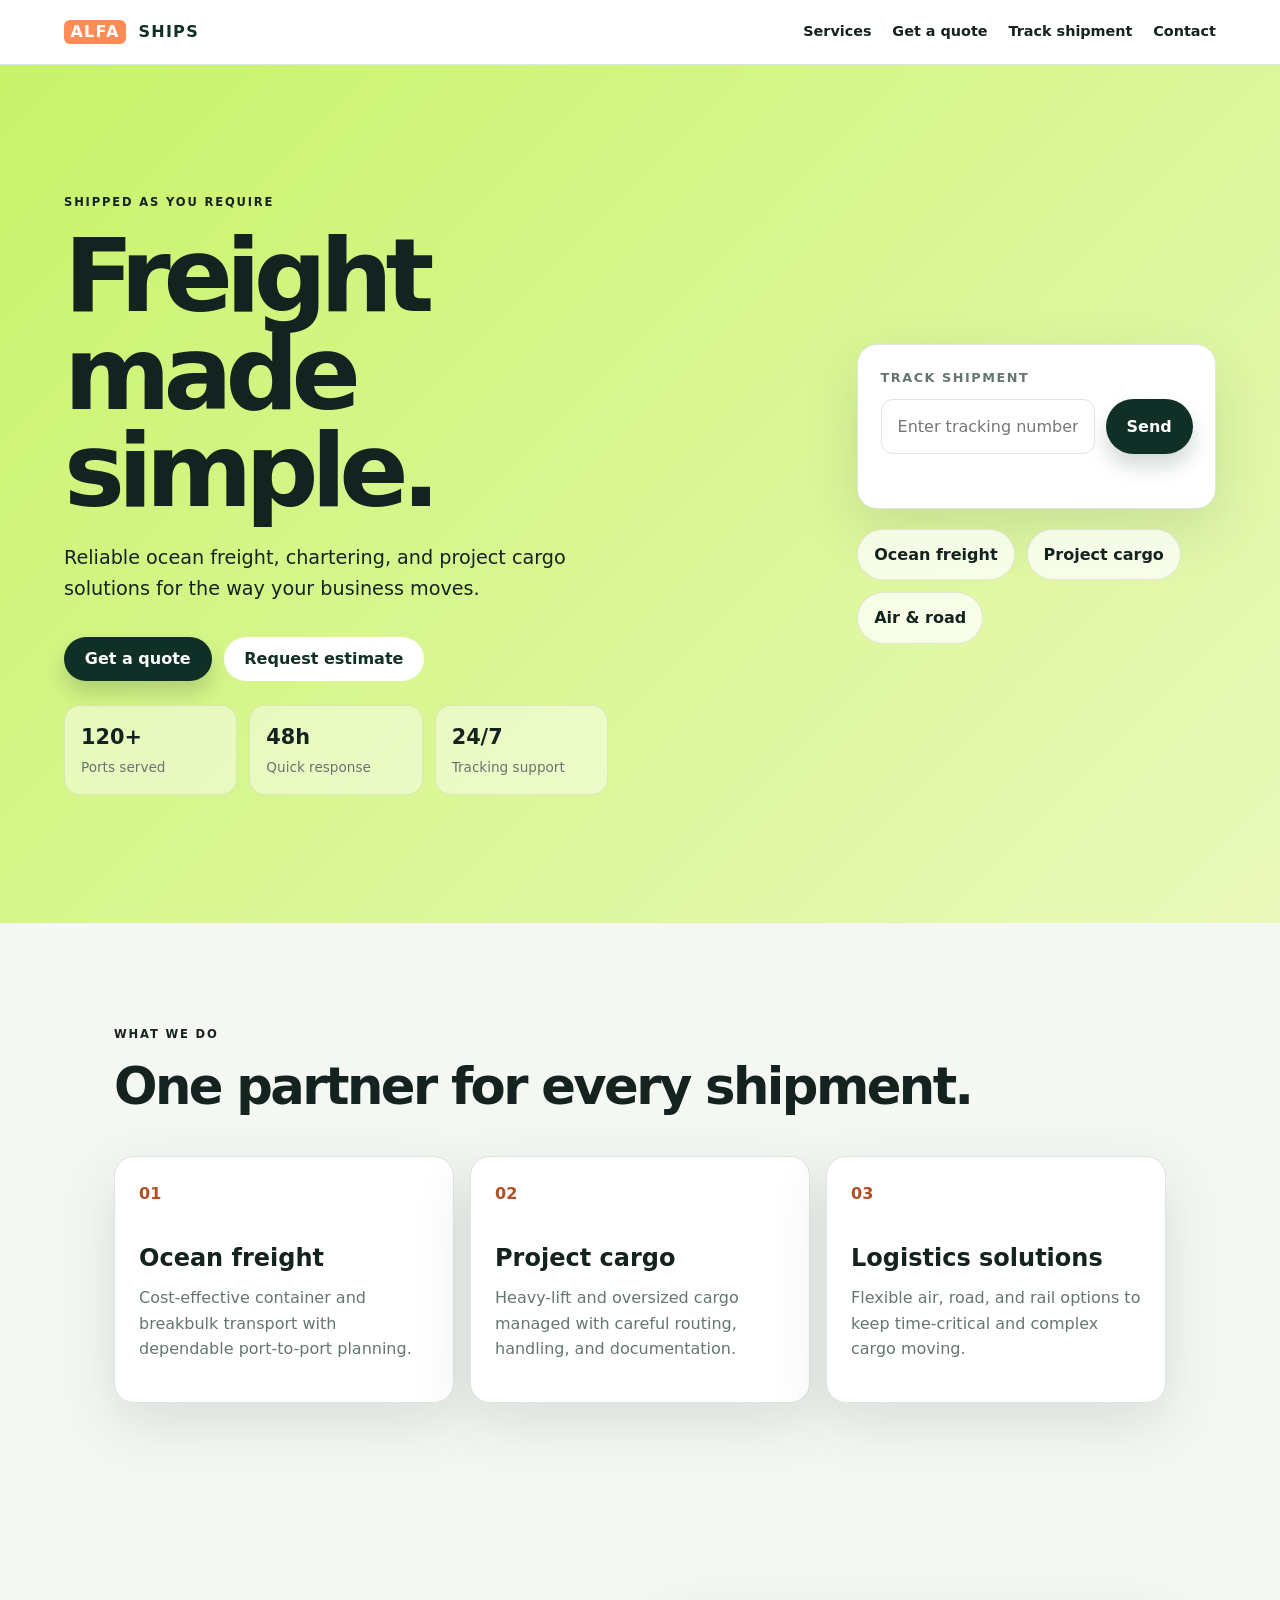
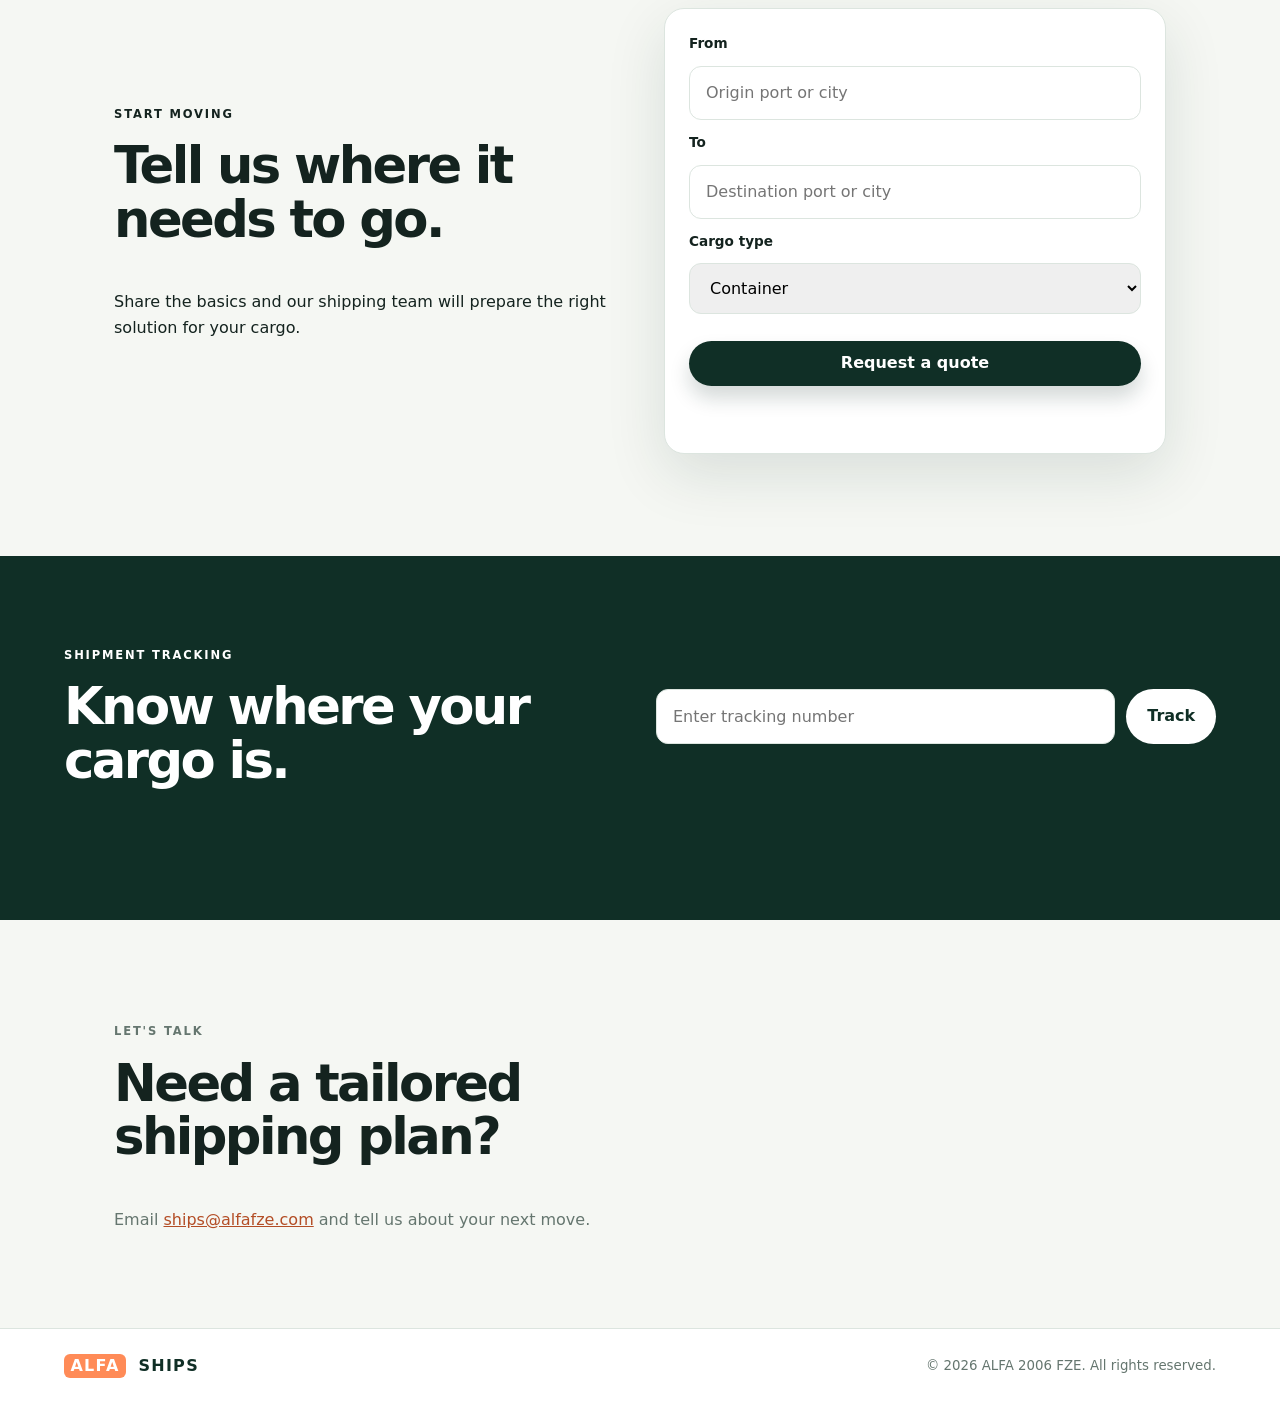
<file: index.html>
<!doctype html>
<html lang="en">
<head>
  <meta charset="UTF-8">
  <meta name="viewport" content="width=device-width, initial-scale=1">
  <meta name="description" content="ALFA Ships ocean freight, project cargo, and shipment tracking.">
  <title>ALFA Ships | Freight made simple</title>
  <link rel="stylesheet" href="style.css">
</head>
<body>
  <header class="site-header">
    <a class="brand" href="index.html" aria-label="ALFA Ships home"><span>ALFA</span> SHIPS</a>
    <nav aria-label="Primary navigation">
      <a href="#services">Services</a>
      <a href="#quote">Get a quote</a>
      <a href="#tracking">Track shipment</a>
      <a href="#contact">Contact</a>
    </nav>
  </header>

  <main>
    <section class="hero">
      <div class="hero-copy">
        <p class="eyebrow">SHIPPED AS YOU REQUIRE</p>
        <h1>Freight made simple.</h1>
        <p class="lede">Reliable ocean freight, chartering, and project cargo solutions for the way your business moves.</p>

        <div class="cta-row">
          <a class="button button-dark" href="#quote">Get a quote</a>
          <a class="button button-light" href="#tracking">Request estimate</a>
        </div>

        <div class="mini-stats" aria-label="Key shipping metrics">
          <div><strong>120+</strong><span>Ports served</span></div>
          <div><strong>48h</strong><span>Quick response</span></div>
          <div><strong>24/7</strong><span>Tracking support</span></div>
        </div>
      </div>

      <div class="hero-side">
        <div class="tracking-panel" aria-label="Track a shipment">
          <p class="panel-label">Track shipment</p>
          <form id="hero-track-form" class="tracking-form">
            <label class="sr-only" for="hero-track-number">Shipment tracking number</label>
            <input id="hero-track-number" name="trackingNumber" type="text" placeholder="Enter tracking number" required>
            <button type="submit" class="button button-dark">Send</button>
          </form>
          <p id="hero-track-result" class="form-result" aria-live="polite"></p>
        </div>

        <div class="info-cards">
          <button type="button" class="chip" data-value="Ocean freight">Ocean freight</button>
          <button type="button" class="chip" data-value="Project cargo">Project cargo</button>
          <button type="button" class="chip" data-value="Air & road">Air & road</button>
        </div>
      </div>
    </section>

    <section id="services" class="section">
      <p class="eyebrow">WHAT WE DO</p>
      <h2>One partner for every shipment.</h2>
      <div class="cards">
        <article class="card">
          <span class="card-number">01</span>
          <h3>Ocean freight</h3>
          <p>Cost-effective container and breakbulk transport with dependable port-to-port planning.</p>
        </article>
        <article class="card">
          <span class="card-number">02</span>
          <h3>Project cargo</h3>
          <p>Heavy-lift and oversized cargo managed with careful routing, handling, and documentation.</p>
        </article>
        <article class="card">
          <span class="card-number">03</span>
          <h3>Logistics solutions</h3>
          <p>Flexible air, road, and rail options to keep time-critical and complex cargo moving.</p>
        </article>
      </div>
    </section>

    <section id="quote" class="section split-section">
      <div>
        <p class="eyebrow">START MOVING</p>
        <h2>Tell us where it needs to go.</h2>
        <p>Share the basics and our shipping team will prepare the right solution for your cargo.</p>
      </div>

      <form class="panel" id="quote-form">
        <label for="from">From</label>
        <input id="from" name="from" required placeholder="Origin port or city">

        <label for="to">To</label>
        <input id="to" name="to" required placeholder="Destination port or city">

        <label for="cargo">Cargo type</label>
        <select id="cargo" name="cargo">
          <option>Container</option>
          <option>Project cargo</option>
          <option>Breakbulk</option>
          <option>Air freight</option>
        </select>

        <button class="button button-dark" type="submit">Request a quote</button>
        <p class="form-result" aria-live="polite"></p>
      </form>
    </section>

    <section id="tracking" class="tracking-section">
      <div>
        <p class="eyebrow">SHIPMENT TRACKING</p>
        <h2>Know where your cargo is.</h2>
      </div>

      <form id="tracking-form" class="tracking-form">
        <label class="sr-only" for="tracking-number">Tracking number</label>
        <input id="tracking-number" required placeholder="Enter tracking number">
        <button class="button button-light" type="submit">Track</button>
        <p id="tracking-result" class="form-result" aria-live="polite"></p>
      </form>
    </section>

    <section id="contact" class="contact section">
      <p class="eyebrow">LET'S TALK</p>
      <h2>Need a tailored shipping plan?</h2>
      <p>Email <a href="mailto:ships@alfafze.com">ships@alfafze.com</a> and tell us about your next move.</p>
    </section>
  </main>

  <footer>
    <span class="brand"><span>ALFA</span> SHIPS</span>
    <small>© 2026 ALFA 2006 FZE. All rights reserved.</small>
  </footer>

  <script src="script.js"></script>
</body>
</html>
</file>
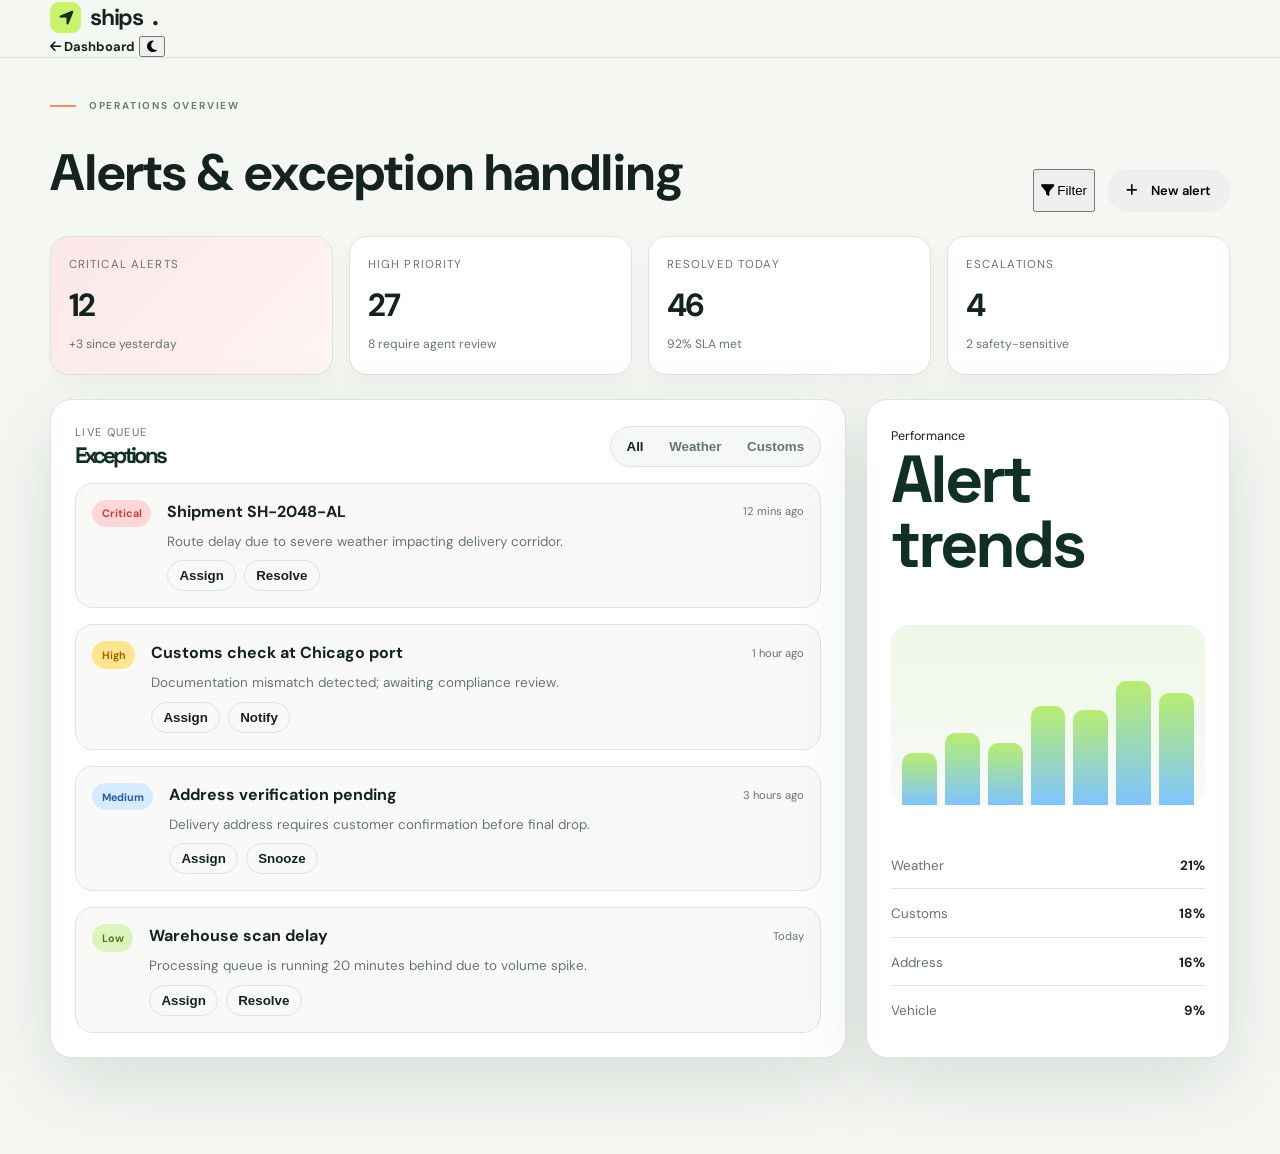
<file: alerts.html>
<!doctype html>
<html lang="en">
<head>
  <meta charset="UTF-8">
  <meta name="viewport" content="width=device-width, initial-scale=1">
  <meta name="description" content="Ships exceptions and alert monitoring dashboard for delayed, weather, and routing issues.">
  <title>Alerts & Exceptions — Ships</title>
  <link rel="preconnect" href="https://fonts.googleapis.com">
  <link rel="preconnect" href="https://fonts.gstatic.com" crossorigin>
  <link href="https://fonts.googleapis.com/css2?family=DM+Sans:wght@400;500;600;700&family=Space+Grotesk:wght@500;600;700&display=swap" rel="stylesheet">
  <link rel="stylesheet" href="https://cdnjs.cloudflare.com/ajax/libs/font-awesome/6.5.2/css/all.min.css">
  <link rel="stylesheet" href="styles.css">
  <link rel="stylesheet" href="alerts.css">
</head>
<body class="alerts-body">
  <header class="site-header shipment-header">
    <nav class="nav container" aria-label="Primary navigation">
      <a class="brand" href="index.html"><span class="brand-mark"><i class="fa-solid fa-location-arrow"></i></span>ships<span class="brand-dot">.</span></a>
      <div class="shipment-nav-actions">
        <a class="text-link" href="dashboard.html"><i class="fa-solid fa-arrow-left"></i> Dashboard</a>
        <button class="theme-toggle" type="button" aria-label="Switch theme"><i class="fa-solid fa-moon"></i></button>
      </div>
    </nav>
  </header>

  <main class="alerts-main">
    <div class="container alerts-shell">
      <section class="alerts-topbar">
        <div>
          <p class="eyebrow"><span></span> Operations overview</p>
          <h1>Alerts & exception handling</h1>
        </div>
        <div class="alerts-actions">
          <button class="ghost-button" type="button"><i class="fa-solid fa-filter"></i> Filter</button>
          <button class="button" type="button"><i class="fa-solid fa-plus"></i> New alert</button>
        </div>
      </section>

      <section class="alert-summary-grid">
        <div class="metric-card critical">
          <span class="metric-label">Critical alerts</span>
          <strong>12</strong>
          <small>+3 since yesterday</small>
        </div>
        <div class="metric-card">
          <span class="metric-label">High priority</span>
          <strong>27</strong>
          <small>8 require agent review</small>
        </div>
        <div class="metric-card">
          <span class="metric-label">Resolved today</span>
          <strong>46</strong>
          <small>92% SLA met</small>
        </div>
        <div class="metric-card">
          <span class="metric-label">Escalations</span>
          <strong>4</strong>
          <small>2 safety-sensitive</small>
        </div>
      </section>

      <section class="alerts-content-grid">
        <div class="alert-list-panel panel">
          <div class="panel-header alerts-header">
            <div>
              <small>Live queue</small>
              <h2>Exceptions</h2>
            </div>
            <div class="tab-group">
              <button class="tab active" type="button">All</button>
              <button class="tab" type="button">Weather</button>
              <button class="tab" type="button">Customs</button>
            </div>
          </div>

          <div class="alert-list">
            <article class="alert-item critical-item">
              <div class="alert-tag critical">Critical</div>
              <div class="alert-body">
                <div class="alert-topline"><strong>Shipment SH-2048-AL</strong><span>12 mins ago</span></div>
                <p>Route delay due to severe weather impacting delivery corridor.</p>
                <div class="alert-actions-mini"><button type="button">Assign</button><button type="button">Resolve</button></div>
              </div>
            </article>

            <article class="alert-item high-item">
              <div class="alert-tag high">High</div>
              <div class="alert-body">
                <div class="alert-topline"><strong>Customs check at Chicago port</strong><span>1 hour ago</span></div>
                <p>Documentation mismatch detected; awaiting compliance review.</p>
                <div class="alert-actions-mini"><button type="button">Assign</button><button type="button">Notify</button></div>
              </div>
            </article>

            <article class="alert-item medium-item">
              <div class="alert-tag medium">Medium</div>
              <div class="alert-body">
                <div class="alert-topline"><strong>Address verification pending</strong><span>3 hours ago</span></div>
                <p>Delivery address requires customer confirmation before final drop.</p>
                <div class="alert-actions-mini"><button type="button">Assign</button><button type="button">Snooze</button></div>
              </div>
            </article>

            <article class="alert-item low-item">
              <div class="alert-tag low">Low</div>
              <div class="alert-body">
                <div class="alert-topline"><strong>Warehouse scan delay</strong><span>Today</span></div>
                <p>Processing queue is running 20 minutes behind due to volume spike.</p>
                <div class="alert-actions-mini"><button type="button">Assign</button><button type="button">Resolve</button></div>
              </div>
            </article>
          </div>
        </div>

        <aside class="insight-panel panel">
          <div class="panel-header">
            <div>
              <small>Performance</small>
              <h2>Alert trends</h2>
            </div>
          </div>

          <div class="trend-chart" aria-label="Alert trend chart">
            <span style="height:32%"></span>
            <span style="height:44%"></span>
            <span style="height:38%"></span>
            <span style="height:61%"></span>
            <span style="height:58%"></span>
            <span style="height:76%"></span>
            <span style="height:69%"></span>
          </div>

          <div class="insight-list">
            <div><span>Weather</span><strong>21%</strong></div>
            <div><span>Customs</span><strong>18%</strong></div>
            <div><span>Address</span><strong>16%</strong></div>
            <div><span>Vehicle</span><strong>9%</strong></div>
          </div>
        </aside>
      </section>
    </div>
  </main>

  <script src="script.js"></script>
  <script src="alerts.js"></script>
</body>
</html>
</file>
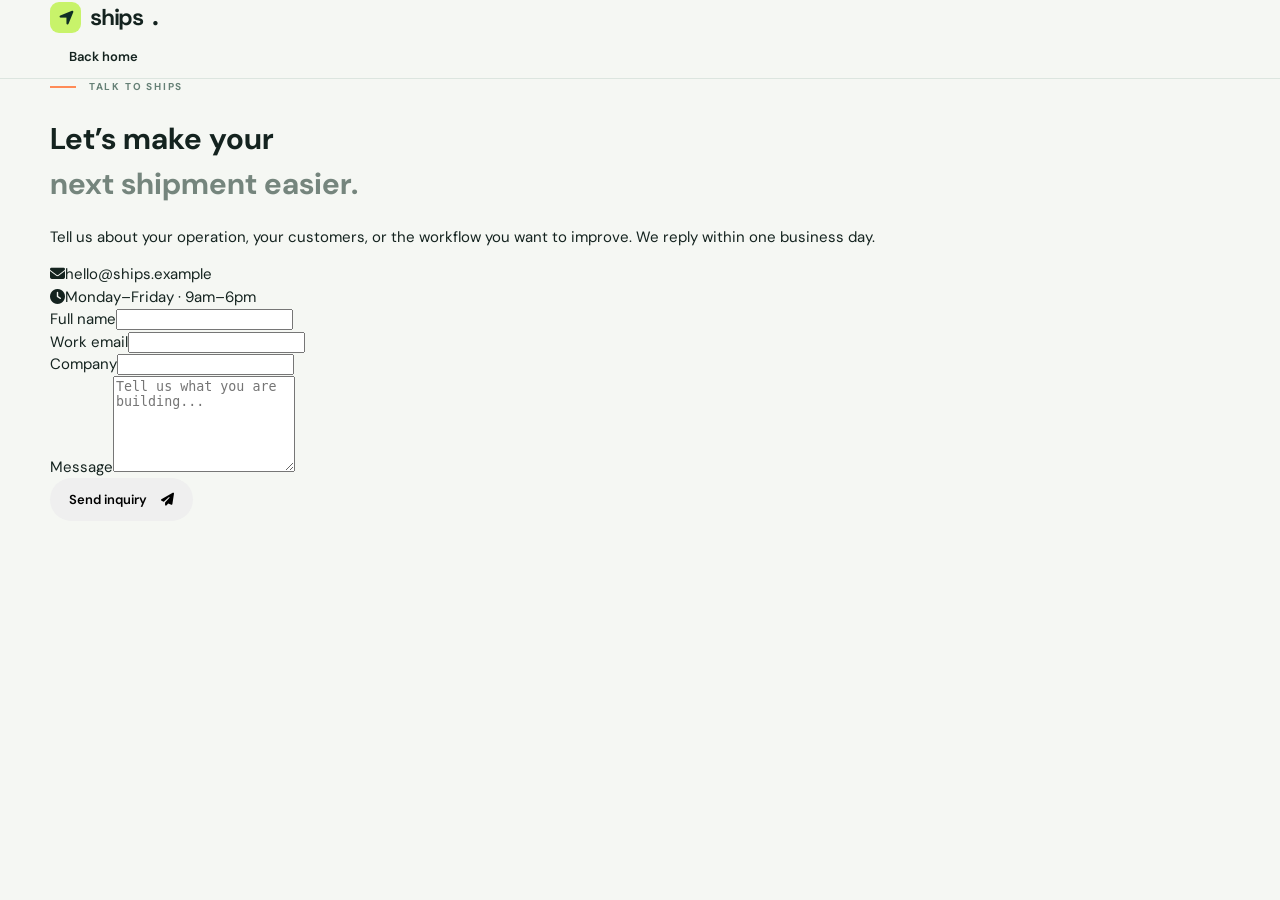
<file: contact.html>
<!doctype html><html lang="en"><head><meta charset="UTF-8"><meta name="viewport" content="width=device-width,initial-scale=1"><meta name="description" content="Contact the Ships team."><title>Contact Ships</title><link rel="preconnect" href="https://fonts.googleapis.com"><link rel="preconnect" href="https://fonts.gstatic.com" crossorigin><link href="https://fonts.googleapis.com/css2?family=DM+Sans:wght@400;500;600;700&family=Space+Grotesk:wght@500;600;700&display=swap" rel="stylesheet"><link rel="stylesheet" href="https://cdnjs.cloudflare.com/ajax/libs/font-awesome/6.5.2/css/all.min.css"><link rel="stylesheet" href="styles.css"></head><body><header class="site-header"><nav class="nav container"><a class="brand" href="index.html"><span class="brand-mark"><i class="fa-solid fa-location-arrow"></i></span>ships<span class="brand-dot">.</span></a><a class="button button-small" href="index.html">Back home</a></nav></header><main class="contact-page"><div class="container contact-layout"><div class="section-heading reveal is-visible"><p class="eyebrow"><span></span> Talk to Ships</p><h1>Let’s make your<br><em>next shipment easier.</em></h1><p>Tell us about your operation, your customers, or the workflow you want to improve. We reply within one business day.</p><div class="contact-detail"><i class="fa-solid fa-envelope"></i><span>hello@ships.example</span></div><div class="contact-detail"><i class="fa-solid fa-clock"></i><span>Monday–Friday · 9am–6pm</span></div></div><form class="contact-form reveal is-visible" id="standalone-contact" novalidate><div class="field"><label for="full-name">Full name</label><input id="full-name" required minlength="2"><small class="error" data-error-for="full-name"></small></div><div class="field"><label for="work-email">Work email</label><input id="work-email" type="email" required><small class="error" data-error-for="work-email"></small></div><div class="field full"><label for="company">Company</label><input id="company" required><small class="error" data-error-for="company"></small></div><div class="field full"><label for="message">Message</label><textarea id="message" rows="6" required minlength="20" placeholder="Tell us what you are building..."></textarea><small class="error" data-error-for="message"></small></div><button class="button" type="submit">Send inquiry <i class="fa-solid fa-paper-plane"></i></button><p class="form-message" id="standalone-result" role="status" aria-live="polite"></p></form></div></main><script src="script.js"></script><script>document.querySelector('#standalone-contact').addEventListener('submit',e=>{e.preventDefault();const f=e.currentTarget,o=document.querySelector('#standalone-result');if(!validate(f)){o.textContent='Please review the highlighted fields.';return}o.textContent='Thanks — your inquiry is ready to be sent.';f.reset()})</script></body></html>
</file>
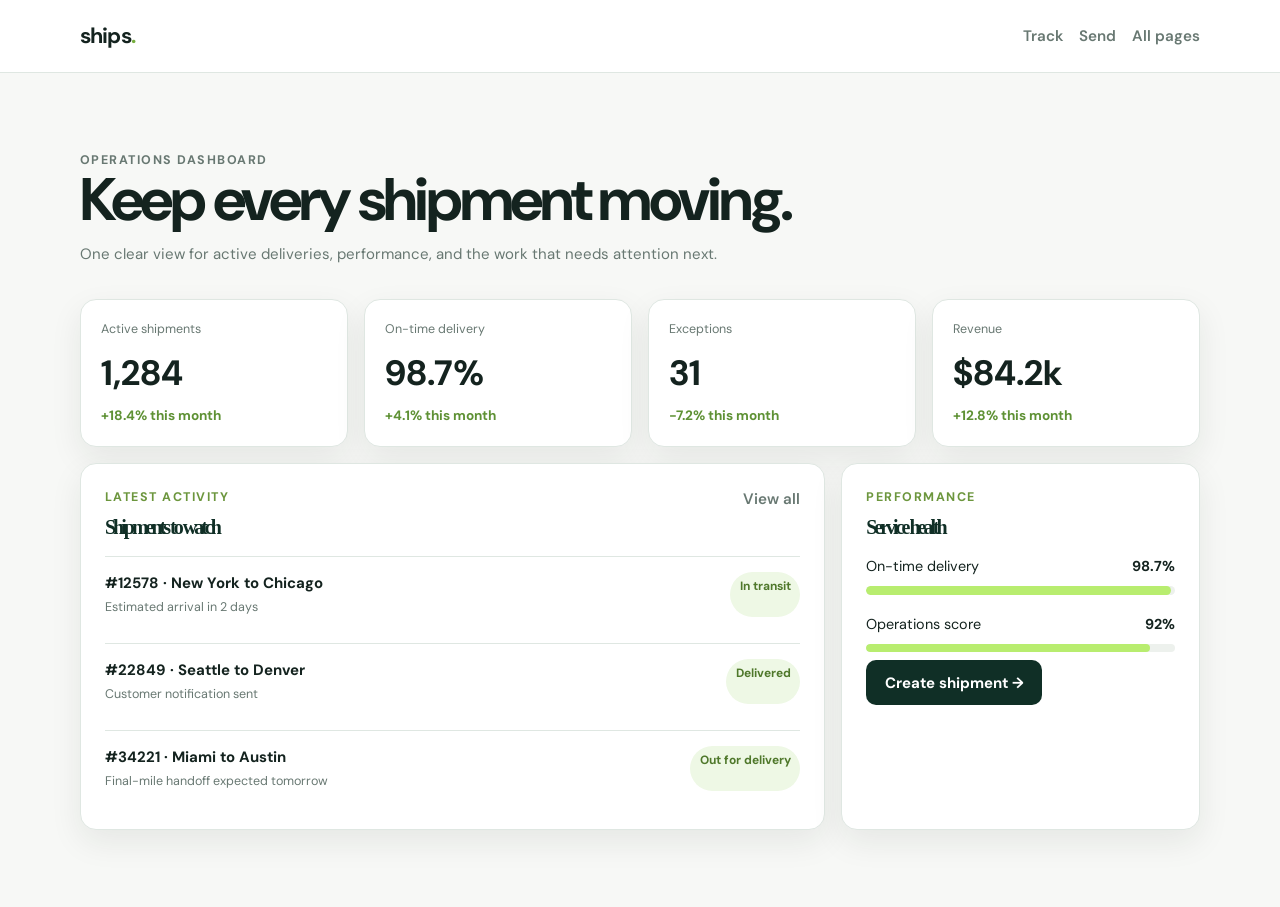
<file: dashboard.html>
<!doctype html>
<html lang="en">
<head>
  <meta charset="UTF-8"><meta name="viewport" content="width=device-width, initial-scale=1">
  <meta name="description" content="Standard alfaships operations dashboard."><title>Dashboard — alfaships</title>
  <link rel="preconnect" href="https://fonts.googleapis.com"><link rel="preconnect" href="https://fonts.gstatic.com" crossorigin>
  <link href="https://fonts.googleapis.com/css2?family=DM+Sans:wght@400;500;600;700&display=swap" rel="stylesheet">
  <link rel="stylesheet" href="styles.css"><link rel="stylesheet" href="standard.css"><link rel="stylesheet" href="forms.css"><link rel="stylesheet" href="mobile.css">
</head>
<body class="standard-page"><header class="standard-header"><div class="standard-header__inner"><a class="standard-brand" href="index.html">ships<span>.</span></a><nav class="standard-header__nav" aria-label="Application navigation"><a class="standard-header__link" href="track.html">Track</a><a class="standard-header__link" href="send.html">Send</a><a class="standard-header__link" href="pages.html">All pages</a></nav></div></header>
<main class="standard-main"><section class="standard-hero"><p class="standard-kicker">Operations dashboard</p><h1>Keep every shipment moving.</h1><p>One clear view for active deliveries, performance, and the work that needs attention next.</p></section>
<section class="dashboard-summary" aria-label="Shipment summary"><article class="dashboard-stat standard-card"><small>Active shipments</small><strong>1,284</strong><span>+18.4% this month</span></article><article class="dashboard-stat standard-card"><small>On-time delivery</small><strong>98.7%</strong><span>+4.1% this month</span></article><article class="dashboard-stat standard-card"><small>Exceptions</small><strong>31</strong><span>−7.2% this month</span></article><article class="dashboard-stat standard-card"><small>Revenue</small><strong>$84.2k</strong><span>+12.8% this month</span></article></section>
<section class="dashboard-grid"><article class="dashboard-panel standard-card"><div class="dashboard-panel__header"><div><p class="standard-kicker">Latest activity</p><h2>Shipments to watch</h2></div><a class="standard-header__link" href="track.html">View all</a></div><ul class="dashboard-list"><li><div><strong>#12578 · New York to Chicago</strong><small>Estimated arrival in 2 days</small></div><span class="status-pill">In transit</span></li><li><div><strong>#22849 · Seattle to Denver</strong><small>Customer notification sent</small></div><span class="status-pill">Delivered</span></li><li><div><strong>#34221 · Miami to Austin</strong><small>Final-mile handoff expected tomorrow</small></div><span class="status-pill">Out for delivery</span></li></ul></article><aside class="dashboard-panel standard-card"><div class="dashboard-panel__header"><div><p class="standard-kicker">Performance</p><h2>Service health</h2></div></div><div class="progress-row"><div class="progress-row__meta"><span>On-time delivery</span><strong>98.7%</strong></div><div class="progress-track"><span style="width:98.7%"></span></div></div><div class="progress-row"><div class="progress-row__meta"><span>Operations score</span><strong>92%</strong></div><div class="progress-track"><span style="width:92%"></span></div></div><a class="form-button" href="send.html">Create shipment →</a></aside></section></main><script src="app.js"></script></body></html>
</file>
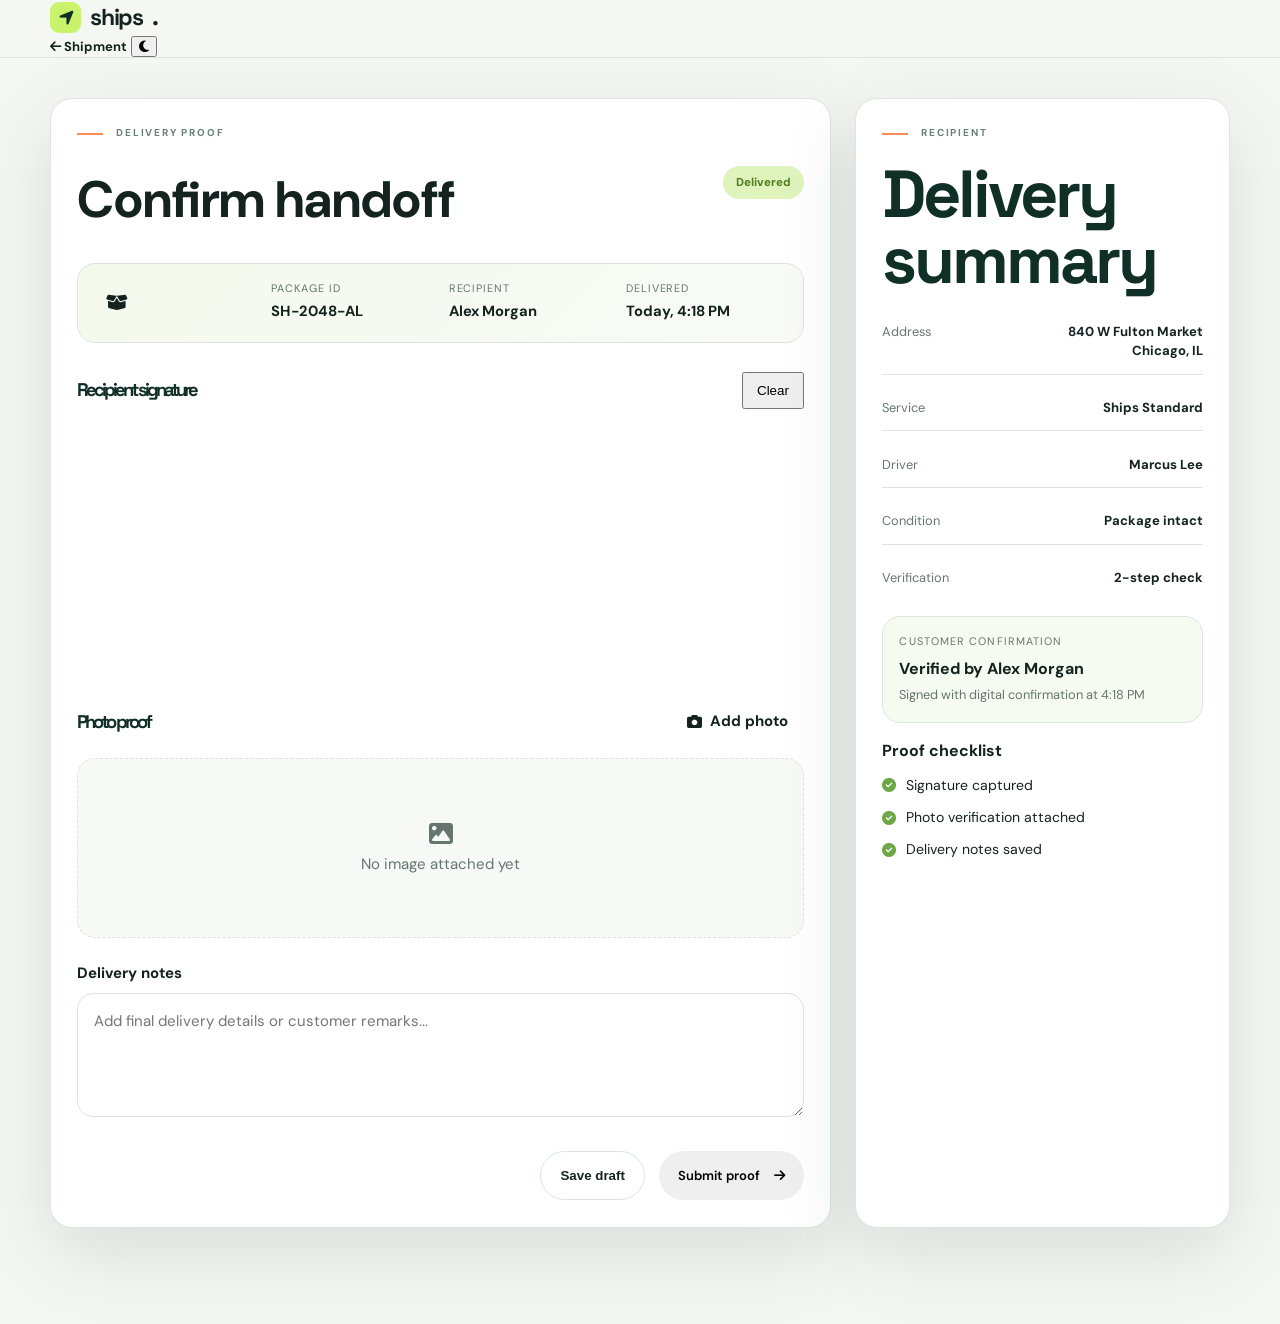
<file: delivery-proof.html>
<!doctype html>
<html lang="en">
<head>
  <meta charset="UTF-8">
  <meta name="viewport" content="width=device-width, initial-scale=1">
  <meta name="description" content="Delivery proof and signature capture for package handoff in Ships.">
  <title>Delivery Proof — Ships</title>
  <link rel="preconnect" href="https://fonts.googleapis.com">
  <link rel="preconnect" href="https://fonts.gstatic.com" crossorigin>
  <link href="https://fonts.googleapis.com/css2?family=DM+Sans:wght@400;500;600;700&family=Space+Grotesk:wght@500;600;700&display=swap" rel="stylesheet">
  <link rel="stylesheet" href="https://cdnjs.cloudflare.com/ajax/libs/font-awesome/6.5.2/css/all.min.css">
  <link rel="stylesheet" href="styles.css">
  <link rel="stylesheet" href="delivery-proof.css">
</head>
<body class="proof-body">
  <header class="site-header shipment-header">
    <nav class="nav container" aria-label="Primary navigation">
      <a class="brand" href="index.html"><span class="brand-mark"><i class="fa-solid fa-location-arrow"></i></span>ships<span class="brand-dot">.</span></a>
      <div class="shipment-nav-actions">
        <a class="text-link" href="shipment.html"><i class="fa-solid fa-arrow-left"></i> Shipment</a>
        <button class="theme-toggle" type="button" aria-label="Switch theme"><i class="fa-solid fa-moon"></i></button>
      </div>
    </nav>
  </header>

  <main class="proof-main">
    <div class="container proof-layout">
      <section class="proof-panel capture-panel">
        <div class="panel-header proof-header">
          <div>
            <p class="eyebrow"><span></span> Delivery proof</p>
            <h1>Confirm handoff</h1>
          </div>
          <span class="status-pill success">Delivered</span>
        </div>

        <div class="delivery-summary">
          <div class="delivery-badge"><i class="fa-solid fa-box-open"></i></div>
          <div>
            <small>Package ID</small>
            <strong>SH-2048-AL</strong>
          </div>
          <div>
            <small>Recipient</small>
            <strong>Alex Morgan</strong>
          </div>
          <div>
            <small>Delivered</small>
            <strong>Today, 4:18 PM</strong>
          </div>
        </div>

        <div class="signature-surface-wrap">
          <div class="signature-header">
            <h2>Recipient signature</h2>
            <button class="ghost-button small" id="clear-signature" type="button">Clear</button>
          </div>
          <canvas id="signature-canvas" width="720" height="260" aria-label="Recipient signature capture area"></canvas>
        </div>

        <div class="photo-upload">
          <div class="photo-title-row">
            <h2>Photo proof</h2>
            <label class="upload-button" for="photo-upload-input"><i class="fa-solid fa-camera"></i> Add photo</label>
            <input id="photo-upload-input" type="file" accept="image/*" hidden>
          </div>
          <div class="photo-preview" id="photo-preview">
            <div class="photo-placeholder">
              <i class="fa-solid fa-image"></i>
              <span>No image attached yet</span>
            </div>
          </div>
        </div>

        <div class="notes-box">
          <label for="delivery-notes">Delivery notes</label>
          <textarea id="delivery-notes" rows="4" placeholder="Add final delivery details or customer remarks..."></textarea>
        </div>

        <div class="proof-actions">
          <button class="button-outline" type="button">Save draft</button>
          <button class="button" id="submit-proof" type="button">Submit proof <i class="fa-solid fa-arrow-right"></i></button>
        </div>
      </section>

      <aside class="proof-panel side-panel">
        <div class="panel-header side-header">
          <div>
            <p class="eyebrow"><span></span> Recipient</p>
            <h2>Delivery summary</h2>
          </div>
        </div>

        <dl class="summary-list">
          <div><dt>Address</dt><dd>840 W Fulton Market<br>Chicago, IL</dd></div>
          <div><dt>Service</dt><dd>Ships Standard</dd></div>
          <div><dt>Driver</dt><dd>Marcus Lee</dd></div>
          <div><dt>Condition</dt><dd>Package intact</dd></div>
          <div><dt>Verification</dt><dd>2-step check</dd></div>
        </dl>

        <div class="meta-card">
          <small>Customer confirmation</small>
          <strong>Verified by Alex Morgan</strong>
          <span>Signed with digital confirmation at 4:18 PM</span>
        </div>

        <div class="proof-tips">
          <h3>Proof checklist</h3>
          <ul>
            <li><i class="fa-solid fa-circle-check"></i> Signature captured</li>
            <li><i class="fa-solid fa-circle-check"></i> Photo verification attached</li>
            <li><i class="fa-solid fa-circle-check"></i> Delivery notes saved</li>
          </ul>
        </div>
      </aside>
    </div>
  </main>

  <script src="script.js"></script>
  <script src="delivery-proof.js"></script>
</body>
</html>
</file>
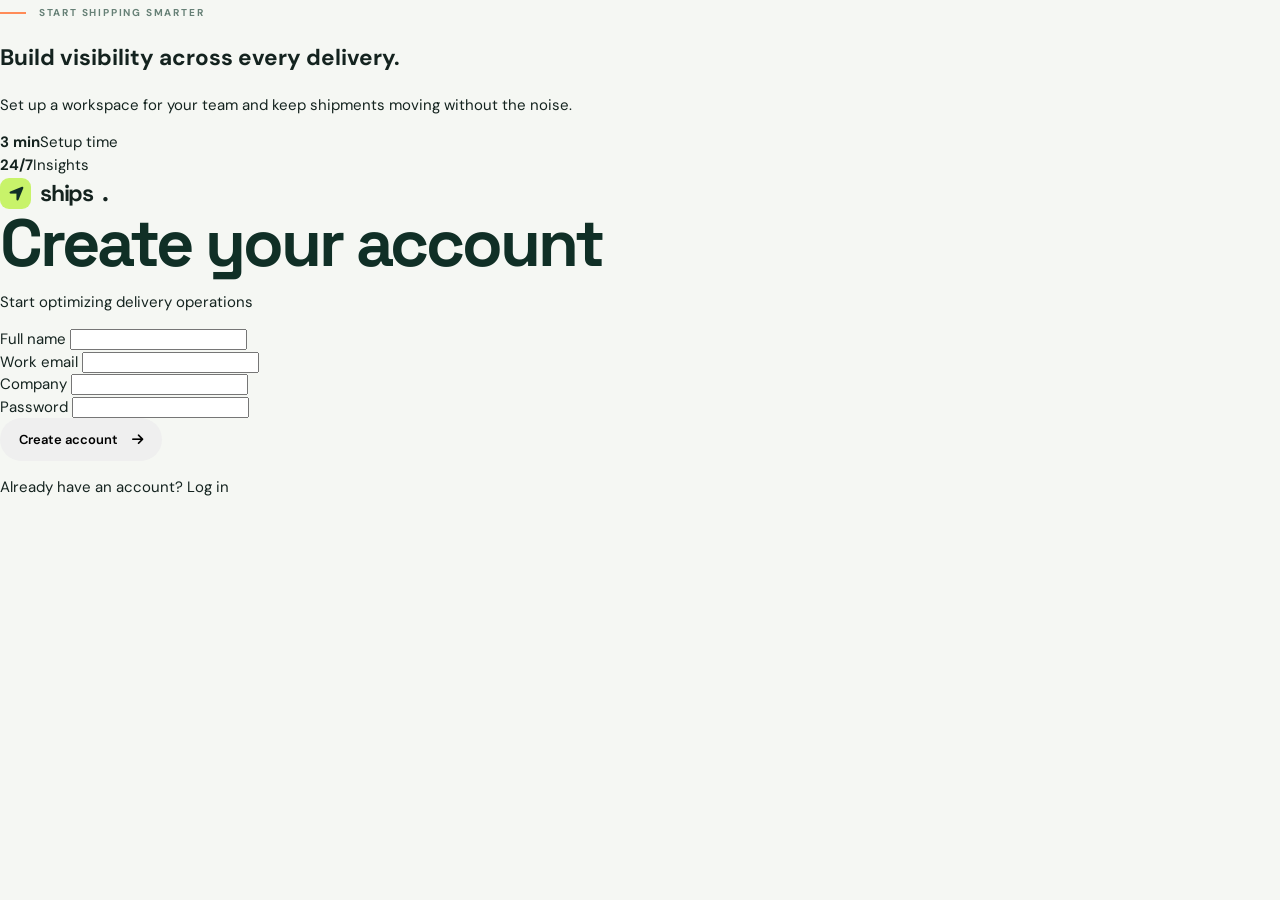
<file: login.html>
<!doctype html>
<html lang="en">
<head>
  <meta charset="UTF-8">
  <meta name="viewport" content="width=device-width, initial-scale=1">
  <meta name="description" content="Create a Ships account for shipment management and tracking.">
  <title>Create account — Ships</title>
  <link rel="preconnect" href="https://fonts.googleapis.com">
  <link rel="preconnect" href="https://fonts.gstatic.com" crossorigin>
  <link href="https://fonts.googleapis.com/css2?family=DM+Sans:wght@400;500;600;700&family=Space+Grotesk:wght@500;600;700&display=swap" rel="stylesheet">
  <link rel="stylesheet" href="https://cdnjs.cloudflare.com/ajax/libs/font-awesome/6.5.2/css/all.min.css">
  <link rel="stylesheet" href="styles.css">
</head>
<body class="auth-body">
  <div class="auth-shell">
    <aside class="auth-visual">
      <div class="auth-panel">
        <span class="eyebrow"><span></span> Start shipping smarter</span>
        <h1>Build visibility across every delivery.</h1>
        <p>Set up a workspace for your team and keep shipments moving without the noise.</p>
        <div class="mini-metrics">
          <div><strong>3 min</strong><span>Setup time</span></div>
          <div><strong>24/7</strong><span>Insights</span></div>
        </div>
      </div>
    </aside>

    <main class="auth-form-wrap">
      <a class="brand" href="index.html"><span class="brand-mark"><i class="fa-solid fa-location-arrow"></i></span>ships<span class="brand-dot">.</span></a>

      <div class="auth-card">
        <div class="auth-header">
          <h2>Create your account</h2>
          <p>Start optimizing delivery operations</p>
        </div>

        <form id="signup-form" novalidate>
          <div class="field">
            <label for="signup-name">Full name</label>
            <input id="signup-name" required minlength="2" autocomplete="name">
            <small class="error" data-error-for="signup-name"></small>
          </div>

          <div class="field">
            <label for="signup-email">Work email</label>
            <input id="signup-email" type="email" required autocomplete="email">
            <small class="error" data-error-for="signup-email"></small>
          </div>

          <div class="field">
            <label for="signup-company">Company</label>
            <input id="signup-company" required>
            <small class="error" data-error-for="signup-company"></small>
          </div>

          <div class="field">
            <label for="signup-password">Password</label>
            <input id="signup-password" type="password" required minlength="8" autocomplete="new-password">
            <small class="error" data-error-for="signup-password"></small>
          </div>

          <button class="button full" type="submit">Create account <i class="fa-solid fa-arrow-right"></i></button>
          <p class="form-message" id="signup-result" role="status" aria-live="polite"></p>
        </form>

        <p class="switch-copy">Already have an account? <a href="login.html">Log in</a></p>
      </div>
    </main>
  </div>

  <script src="script.js"></script>
  <script>
    document.getElementById('signup-form').addEventListener('submit', function (event) {
      event.preventDefault();
      const form = event.currentTarget;
      const result = document.getElementById('signup-result');
      if (!validateForm(form)) {
        result.textContent = 'Please fix the highlighted fields.';
        return;
      }
      result.textContent = 'Account created successfully. Redirecting to dashboard...';
      setTimeout(() => { window.location.href = 'dashboard.html'; }, 900);
    });
  </script>
</body>
</html>
</file>
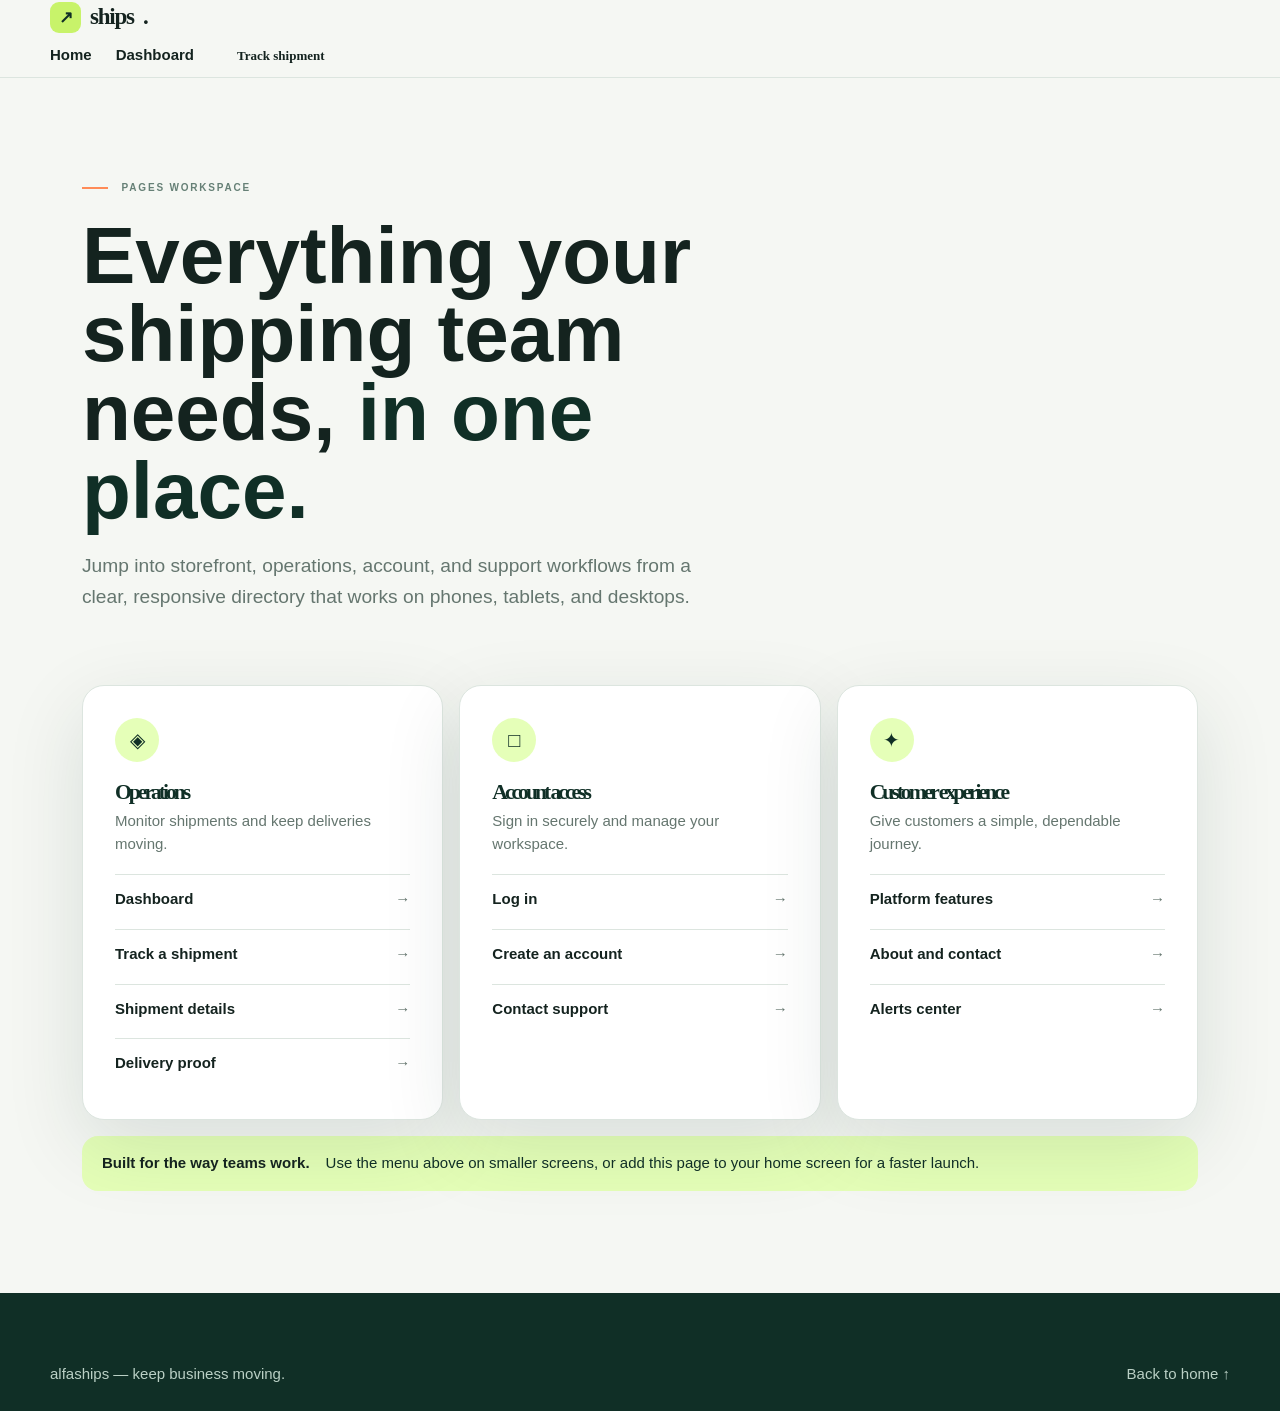
<file: pages.html>
<!doctype html>
<html lang="en">
<head>
  <meta charset="UTF-8">
  <meta name="viewport" content="width=device-width, initial-scale=1">
  <meta name="description" content="The alfaships Pages workspace — a mobile-friendly directory for every shipping workflow.">
  <title>Pages — alfaships</title>
  <link rel="stylesheet" href="styles.css">
  <link rel="stylesheet" href="mobile.css">
</head>
<body class="pages-body">
  <a class="skip-link" href="#main-content">Skip to content</a>
  <header class="site-header">
    <nav class="nav container" aria-label="Primary navigation">
      <a class="brand" href="index.html" aria-label="alfaships home"><span class="brand-mark">↗</span>ships<span class="brand-dot">.</span></a>
      <div class="pages-nav"><a href="index.html">Home</a><a href="dashboard.html">Dashboard</a><a class="button" href="track.html">Track shipment</a></div>
    </nav>
  </header>
  <main id="main-content" class="pages-main container">
    <section class="pages-hero">
      <p class="eyebrow"><span></span> Pages workspace</p>
      <h1>Everything your shipping team needs, <em>in one place.</em></h1>
      <p class="lead">Jump into storefront, operations, account, and support workflows from a clear, responsive directory that works on phones, tablets, and desktops.</p>
    </section>
    <section class="page-groups" aria-label="alfaships pages">
      <article class="page-group"><span class="group-icon">◈</span><h2>Operations</h2><p>Monitor shipments and keep deliveries moving.</p><div class="page-links"><a href="dashboard.html">Dashboard <span>→</span></a><a href="track.html">Track a shipment <span>→</span></a><a href="shipment.html">Shipment details <span>→</span></a><a href="delivery-proof.html">Delivery proof <span>→</span></a></div></article>
      <article class="page-group"><span class="group-icon">□</span><h2>Account access</h2><p>Sign in securely and manage your workspace.</p><div class="page-links"><a href="login.html">Log in <span>→</span></a><a href="signup.html">Create an account <span>→</span></a><a href="contact.html">Contact support <span>→</span></a></div></article>
      <article class="page-group"><span class="group-icon">✦</span><h2>Customer experience</h2><p>Give customers a simple, dependable journey.</p><div class="page-links"><a href="index.html#features">Platform features <span>→</span></a><a href="contact.html">About and contact <span>→</span></a><a href="alerts.html">Alerts center <span>→</span></a></div></article>
    </section>
    <aside class="mobile-note"><strong>Built for the way teams work.</strong><span>Use the menu above on smaller screens, or add this page to your home screen for a faster launch.</span></aside>
  </main>
  <footer class="footer"><div class="container"><span>alfaships — keep business moving.</span><a href="index.html">Back to home ↑</a></div></footer>
</body>
</html>
</file>
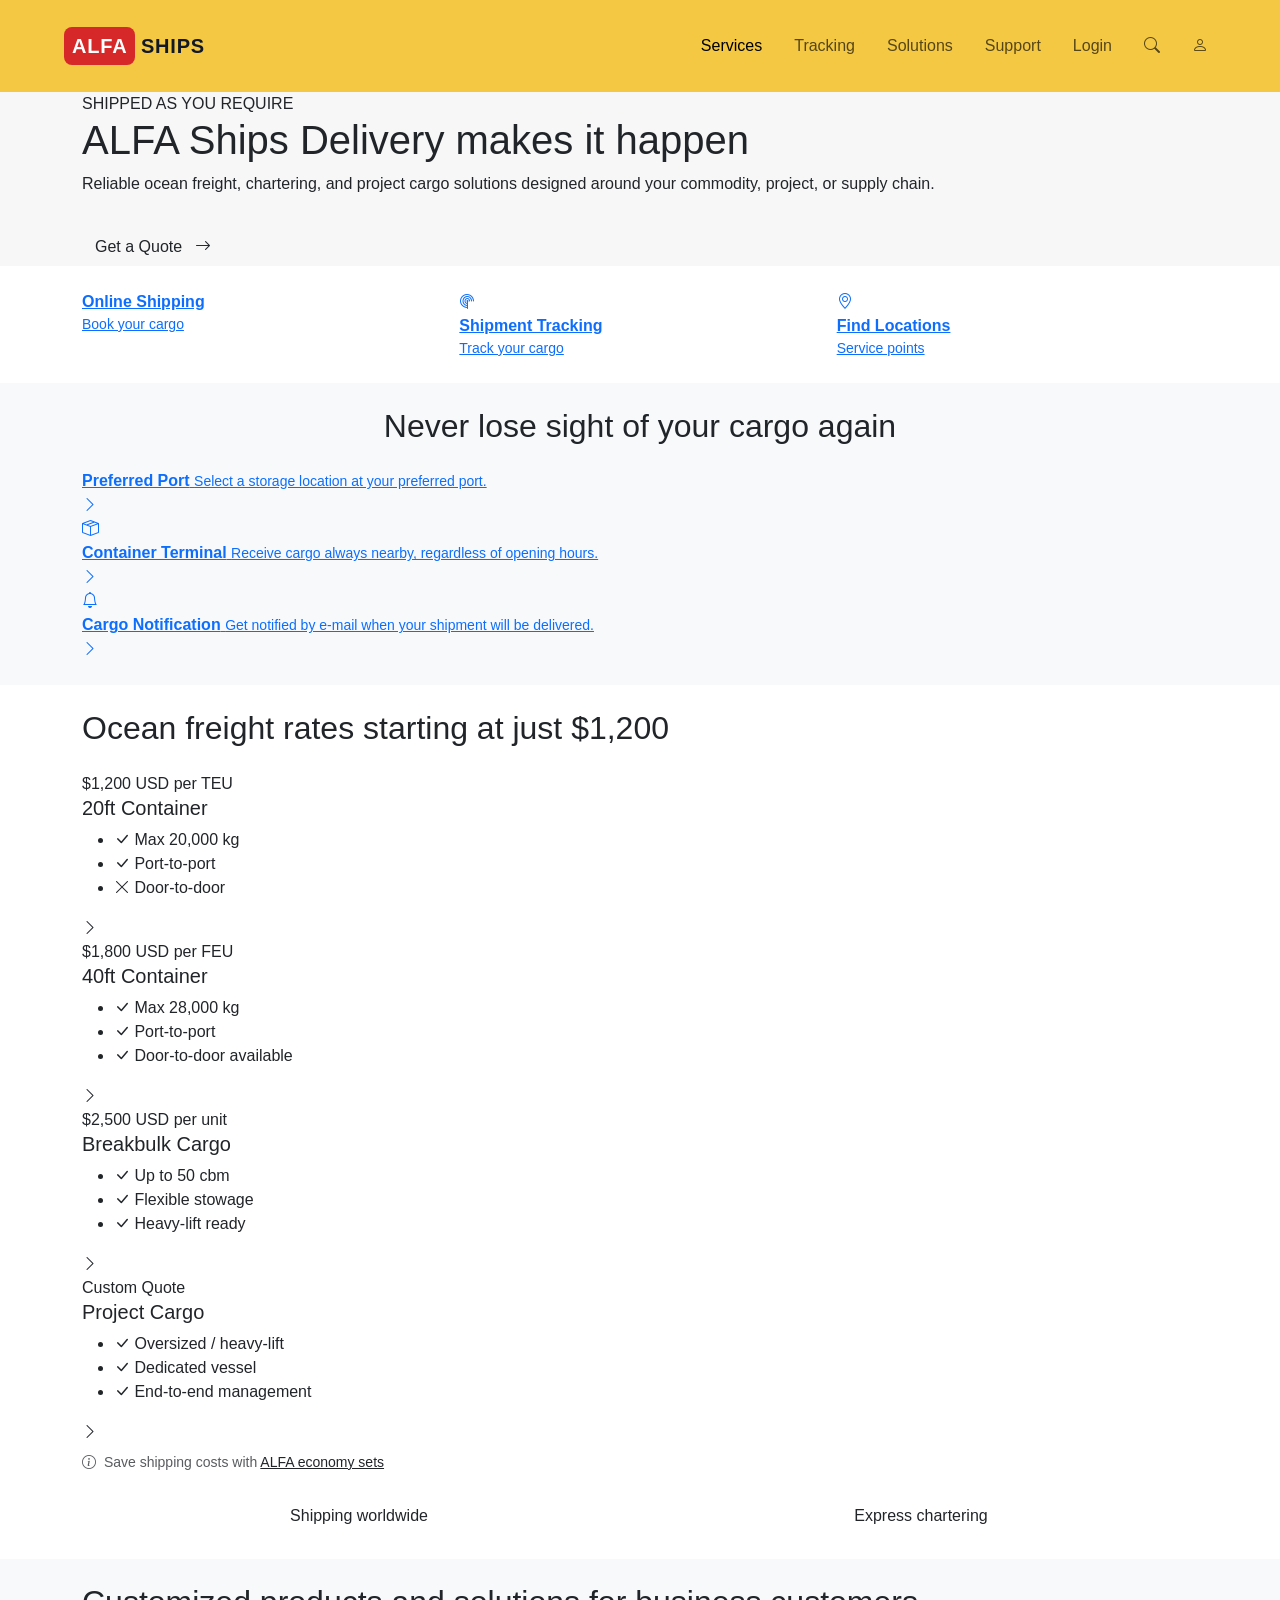
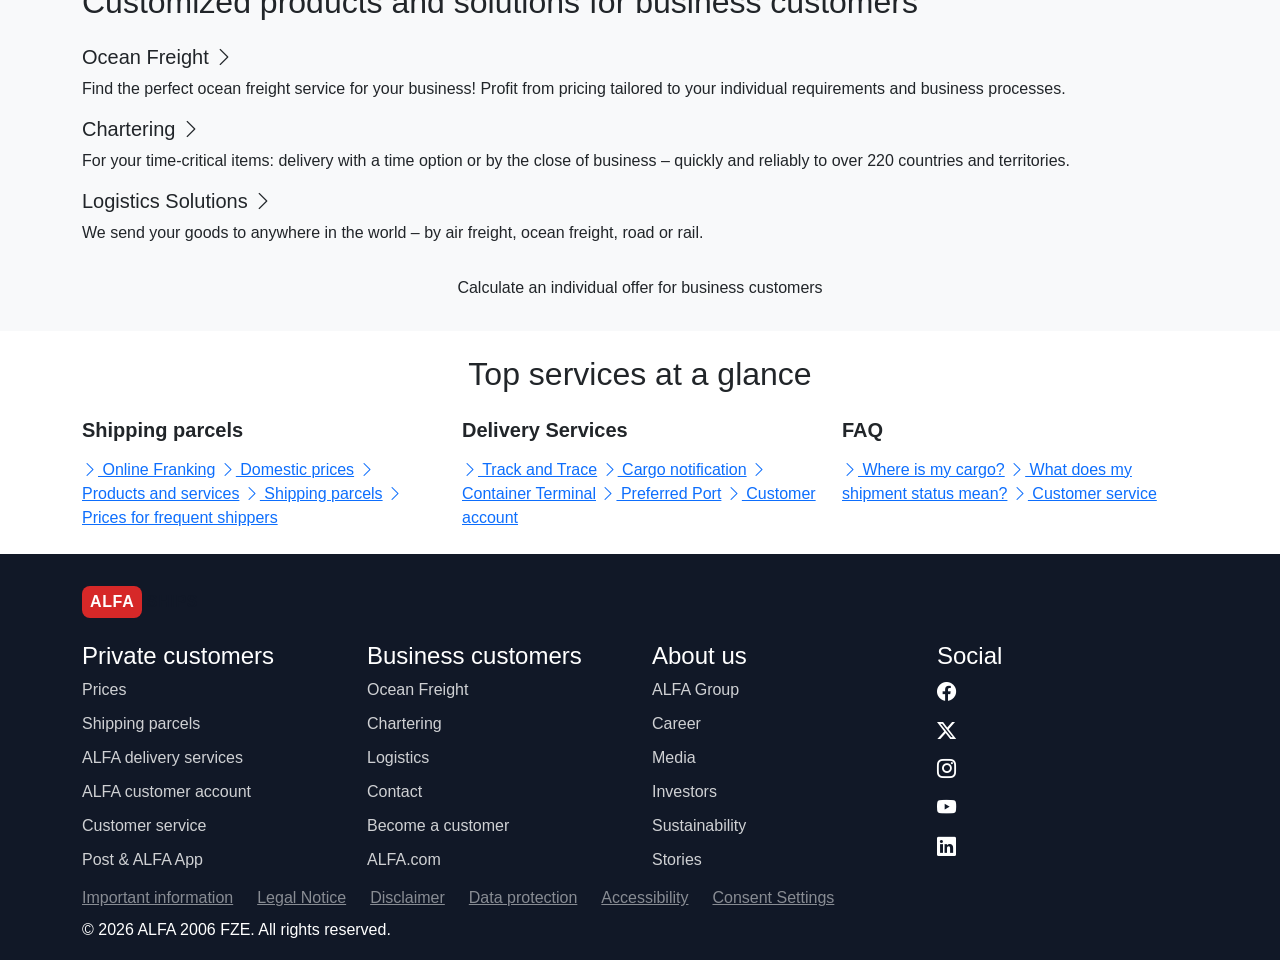
<file: quote.html>
<!DOCTYPE html>
<html lang="en">
<head>
    <meta charset="UTF-8">
    <meta name="viewport" content="width=device-width, initial-scale=1.0">
    <title>ALFA Ships | Get a Quote</title>
    
    <link href="https://cdn.jsdelivr.net/npm/bootstrap@5.3.3/dist/css/bootstrap.min.css" rel="stylesheet">
    <link href="https://cdn.jsdelivr.net/npm/bootstrap-icons@1.11.3/font/bootstrap-icons.css" rel="stylesheet">

    <style>
      body {
        background: #f7f7f7;
        font-family: Arial, Helvetica, sans-serif;
      }
      .bg-alfa-yellow { background: #f4c843; }
      .btn-alfa-red {
        background: #d62828;
        border: none;
        color: #fff;
      }
      .btn-alfa-red:hover { background: #b71f1f; color: #fff; }
      .selection-card.selected {
        border-color: #198754 !important;
        box-shadow: 0 0 0 0.2rem rgba(25, 135, 84, 0.12);
      }
      .custom-input-group {
        border: 1px solid #d9d9d9;
        border-radius: 12px;
        background: #fff;
        padding: 12px 14px;
        display: flex;
        align-items: center;
        justify-content: space-between;
        gap: 12px;
      }
      .custom-input-group label {
        display: block;
        font-size: 0.75rem;
        color: #6c757d;
        margin-bottom: 4px;
      }
      .custom-input-group .value {
        font-weight: 600;
        color: #1f2937;
      }
      .flag-icon { font-size: 1.4rem; }
      .cursor-pointer { cursor: pointer; }
      .check-icon { font-size: 1.25rem; }
      .site-header {
        background: #f4c843;
        padding: 14px 16px;
      }
      .brand-mark {
        display: inline-block;
        background: #d62828;
        color: #fff;
        border-radius: 8px;
        padding: 4px 8px;
        font-weight: 700;
        letter-spacing: 0.04em;
      }
      .brand-word {
        font-weight: 800;
        color: #111827;
        letter-spacing: 0.04em;
      }
      .navbar-brand {
        text-decoration: none;
      }
      .site-footer {
        background: #111827;
        color: #fff;
        padding: 32px 0 18px;
      }
      .footer-links a {
        display: block;
        color: rgba(255,255,255,.8);
        text-decoration: none;
        margin-bottom: 10px;
      }
      .social-links a {
        color: #fff;
        font-size: 1.2rem;
        margin-right: 10px;
      }
    </style>
</head>
<body>
    <header class="site-header">
        <nav class="navbar navbar-expand-lg">
            <div class="container-fluid px-3 px-lg-5">
                <a class="navbar-brand" href="#">
                    <span class="brand-mark">ALFA</span>
                    <span class="brand-word">SHIPS</span>
                </a>
                <div class="d-flex align-items-center gap-3 d-lg-none">
                    <a href="#" class="text-white"><i class="bi bi-search fs-5"></i></a>
                    <a href="#" class="text-white"><i class="bi bi-person fs-5"></i></a>
                    <button class="navbar-toggler border-0 shadow-none text-white" type="button" data-bs-toggle="collapse" data-bs-target="#mainNavigation">
                        <i class="bi bi-list fs-4"></i>
                    </button>
                </div>
                <div class="collapse navbar-collapse" id="mainNavigation">
                    <ul class="navbar-nav ms-auto align-items-lg-center gap-lg-3">
                        <li class="nav-item"><a class="nav-link active" href="#">Services</a></li>
                        <li class="nav-item"><a class="nav-link" href="#">Tracking</a></li>
                        <li class="nav-item"><a class="nav-link" href="#">Solutions</a></li>
                        <li class="nav-item"><a class="nav-link" href="#">Support</a></li>
                        <li class="nav-item"><a class="nav-link" href="#">Login</a></li>
                        <li class="nav-item d-none d-lg-block"><a class="nav-link" href="#"><i class="bi bi-search"></i></a></li>
                        <li class="nav-item d-none d-lg-block"><a class="nav-link" href="#"><i class="bi bi-person"></i></a></li>
                    </ul>
                </div>
            </div>
        </nav>
    </header>

    <section class="hero-banner">
        <div class="container position-relative">
            <div class="banner-text">
                <span class="sub-text">SHIPPED AS YOU REQUIRE</span>
                <h1>ALFA Ships Delivery makes it happen</h1>
                <p>Reliable ocean freight, chartering, and project cargo solutions designed around your commodity, project, or supply chain.</p>
                <a href="#" class="btn btn-red mt-3">Get a Quote <i class="bi bi-arrow-right ms-2"></i></a>
            </div>
        </div>
    </section>

    <section class="py-4 bg-white">
        <div class="container">
            <div class="row g-3">
                <div class="col-4 col-md-4">
                    <a href="#" class="quick-card">
                        <div class="icon-box"><i class="bi bi-ship"></i></div>
                        <strong>Online Shipping</strong>
                        <small class="d-none d-md-block">Book your cargo</small>
                    </a>
                </div>
                <div class="col-4 col-md-4">
                    <a href="#" class="quick-card">
                        <div class="icon-box"><i class="bi bi-radar"></i></div>
                        <strong>Shipment Tracking</strong>
                        <small class="d-none d-md-block">Track your cargo</small>
                    </a>
                </div>
                <div class="col-4 col-md-4">
                    <a href="#" class="quick-card">
                        <div class="icon-box"><i class="bi bi-geo-alt"></i></div>
                        <strong>Find Locations</strong>
                        <small class="d-none d-md-block">Service points</small>
                    </a>
                </div>
            </div>
        </div>
    </section>

    <section class="py-4 bg-light">
        <div class="container">
            <h2 class="section-title text-center mb-4">Never lose sight of your cargo again</h2>
            <a href="#" class="feature-list-item">
                <div class="icon-box"><i class="bi bi-anchor"></i></div>
                <div class="content">
                    <strong>Preferred Port</strong>
                    <small>Select a storage location at your preferred port.</small>
                </div>
                <i class="bi bi-chevron-right arrow"></i>
            </a>
            <a href="#" class="feature-list-item">
                <div class="icon-box"><i class="bi bi-box-seam"></i></div>
                <div class="content">
                    <strong>Container Terminal</strong>
                    <small>Receive cargo always nearby, regardless of opening hours.</small>
                </div>
                <i class="bi bi-chevron-right arrow"></i>
            </a>
            <a href="#" class="feature-list-item">
                <div class="icon-box"><i class="bi bi-bell"></i></div>
                <div class="content">
                    <strong>Cargo Notification</strong>
                    <small>Get notified by e-mail when your shipment will be delivered.</small>
                </div>
                <i class="bi bi-chevron-right arrow"></i>
            </a>
        </div>
    </section>

    <section class="py-4 bg-white">
        <div class="container">
            <h2 class="section-title mb-4">Ocean freight rates starting at just $1,200</h2>
            <div class="pricing-card">
                <div class="price-tag">
                    <span class="amount">$1,200</span>
                    <span class="currency">USD</span>
                    <span class="unit">per TEU</span>
                </div>
                <div class="pricing-details">
                    <h5>20ft Container</h5>
                    <ul>
                        <li><i class="bi bi-check-lg"></i> Max 20,000 kg</li>
                        <li><i class="bi bi-check-lg"></i> Port-to-port</li>
                        <li><i class="bi bi-x-lg"></i> Door-to-door</li>
                    </ul>
                </div>
                <div class="arrow-col"><i class="bi bi-chevron-right"></i></div>
            </div>
            <div class="pricing-card">
                <div class="price-tag">
                    <span class="amount">$1,800</span>
                    <span class="currency">USD</span>
                    <span class="unit">per FEU</span>
                </div>
                <div class="pricing-details">
                    <h5>40ft Container</h5>
                    <ul>
                        <li><i class="bi bi-check-lg"></i> Max 28,000 kg</li>
                        <li><i class="bi bi-check-lg"></i> Port-to-port</li>
                        <li><i class="bi bi-check-lg"></i> Door-to-door available</li>
                    </ul>
                </div>
                <div class="arrow-col"><i class="bi bi-chevron-right"></i></div>
            </div>
            <div class="pricing-card">
                <div class="price-tag">
                    <span class="amount">$2,500</span>
                    <span class="currency">USD</span>
                    <span class="unit">per unit</span>
                </div>
                <div class="pricing-details">
                    <h5>Breakbulk Cargo</h5>
                    <ul>
                        <li><i class="bi bi-check-lg"></i> Up to 50 cbm</li>
                        <li><i class="bi bi-check-lg"></i> Flexible stowage</li>
                        <li><i class="bi bi-check-lg"></i> Heavy-lift ready</li>
                    </ul>
                </div>
                <div class="arrow-col"><i class="bi bi-chevron-right"></i></div>
            </div>
            <div class="pricing-card">
                <div class="price-tag">
                    <span class="amount">Custom</span>
                    <span class="currency">Quote</span>
                </div>
                <div class="pricing-details">
                    <h5>Project Cargo</h5>
                    <ul>
                        <li><i class="bi bi-check-lg"></i> Oversized / heavy-lift</li>
                        <li><i class="bi bi-check-lg"></i> Dedicated vessel</li>
                        <li><i class="bi bi-check-lg"></i> End-to-end management</li>
                    </ul>
                </div>
                <div class="arrow-col"><i class="bi bi-chevron-right"></i></div>
            </div>
            <p class="small text-muted mt-2 mb-4"><i class="bi bi-info-circle me-1"></i> Save shipping costs with <a href="#" class="text-decoration-underline text-dark">ALFA economy sets</a></p>
            <div class="row g-2">
                <div class="col-6"><a href="#" class="btn btn-red w-100">Shipping worldwide</a></div>
                <div class="col-6"><a href="#" class="btn btn-red w-100">Express chartering</a></div>
            </div>
        </div>
    </section>

    <section class="py-4 bg-light">
        <div class="container">
            <h2 class="section-title mb-4">Customized products and solutions for business customers</h2>
            <div class="business-solution-item">
                <h5>Ocean Freight <i class="bi bi-chevron-right arrow"></i></h5>
                <p>Find the perfect ocean freight service for your business! Profit from pricing tailored to your individual requirements and business processes.</p>
            </div>
            <div class="business-solution-item">
                <h5>Chartering <i class="bi bi-chevron-right arrow"></i></h5>
                <p>For your time-critical items: delivery with a time option or by the close of business – quickly and reliably to over 220 countries and territories.</p>
            </div>
            <div class="business-solution-item">
                <h5>Logistics Solutions <i class="bi bi-chevron-right arrow"></i></h5>
                <p>We send your goods to anywhere in the world – by air freight, ocean freight, road or rail.</p>
            </div>
            <div class="text-center mt-4">
                <a href="#" class="btn btn-red px-5">Calculate an individual offer for business customers</a>
            </div>
        </div>
    </section>

    <section class="py-4 bg-white">
        <div class="container">
            <h2 class="section-title text-center mb-4">Top services at a glance</h2>
            <div class="row g-4">
                <div class="col-md-4">
                    <h5 class="fw-bold mb-3">Shipping parcels</h5>
                    <a href="#" class="glance-link"><i class="bi bi-chevron-right"></i> Online Franking</a>
                    <a href="#" class="glance-link"><i class="bi bi-chevron-right"></i> Domestic prices</a>
                    <a href="#" class="glance-link"><i class="bi bi-chevron-right"></i> Products and services</a>
                    <a href="#" class="glance-link"><i class="bi bi-chevron-right"></i> Shipping parcels</a>
                    <a href="#" class="glance-link"><i class="bi bi-chevron-right"></i> Prices for frequent shippers</a>
                </div>
                <div class="col-md-4">
                    <h5 class="fw-bold mb-3">Delivery Services</h5>
                    <a href="#" class="glance-link"><i class="bi bi-chevron-right"></i> Track and Trace</a>
                    <a href="#" class="glance-link"><i class="bi bi-chevron-right"></i> Cargo notification</a>
                    <a href="#" class="glance-link"><i class="bi bi-chevron-right"></i> Container Terminal</a>
                    <a href="#" class="glance-link"><i class="bi bi-chevron-right"></i> Preferred Port</a>
                    <a href="#" class="glance-link"><i class="bi bi-chevron-right"></i> Customer account</a>
                </div>
                <div class="col-md-4">
                    <h5 class="fw-bold mb-3">FAQ</h5>
                    <a href="#" class="glance-link"><i class="bi bi-chevron-right"></i> Where is my cargo?</a>
                    <a href="#" class="glance-link"><i class="bi bi-chevron-right"></i> What does my shipment status mean?</a>
                    <a href="#" class="glance-link"><i class="bi bi-chevron-right"></i> Customer service</a>
                </div>
            </div>
        </div>
    </section>

    <footer class="site-footer">
        <div class="container">
            <div class="footer-brand mb-4">
                <span class="brand-mark">ALFA</span>
                <span class="brand-word">SHIPS</span>
            </div>
            <div class="row g-4 footer-links">
                <div class="col-6 col-md-3">
                    <h4>Private customers</h4>
                    <a href="#">Prices</a>
                    <a href="#">Shipping parcels</a>
                    <a href="#">ALFA delivery services</a>
                    <a href="#">ALFA customer account</a>
                    <a href="#">Customer service</a>
                    <a href="#">Post &amp; ALFA App</a>
                </div>
                <div class="col-6 col-md-3">
                    <h4>Business customers</h4>
                    <a href="#">Ocean Freight</a>
                    <a href="#">Chartering</a>
                    <a href="#">Logistics</a>
                    <a href="#">Contact</a>
                    <a href="#">Become a customer</a>
                    <a href="#">ALFA.com</a>
                </div>
                <div class="col-6 col-md-3">
                    <h4>About us</h4>
                    <a href="#">ALFA Group</a>
                    <a href="#">Career</a>
                    <a href="#">Media</a>
                    <a href="#">Investors</a>
                    <a href="#">Sustainability</a>
                    <a href="#">Stories</a>
                </div>
                <div class="col-6 col-md-3">
                    <h4>Social</h4>
                    <div class="social-links mb-4">
                        <a href="#"><i class="bi bi-facebook"></i></a>
                        <a href="#"><i class="bi bi-twitter-x"></i></a>
                        <a href="#"><i class="bi bi-instagram"></i></a>
                        <a href="#"><i class="bi bi-youtube"></i></a>
                        <a href="#"><i class="bi bi-linkedin"></i></a>
                    </div>
                </div>
            </div>
            <div class="footer-bottom">
                <div class="d-flex flex-wrap gap-2 mb-2">
                    <a href="#" class="text-white-50 me-3">Important information</a>
                    <a href="#" class="text-white-50 me-3">Legal Notice</a>
                    <a href="#" class="text-white-50 me-3">Disclaimer</a>
                    <a href="#" class="text-white-50 me-3">Data protection</a>
                    <a href="#" class="text-white-50 me-3">Accessibility</a>
                    <a href="#" class="text-white-50">Consent Settings</a>
                </div>
                <div>© 2026 ALFA 2006 FZE. All rights reserved.</div>
            </div>
        </div>
    </footer>

    <script src="https://cdn.jsdelivr.net/npm/bootstrap@5.3.3/dist/js/bootstrap.bundle.min.js"></script>
</body>
</html>
</file>
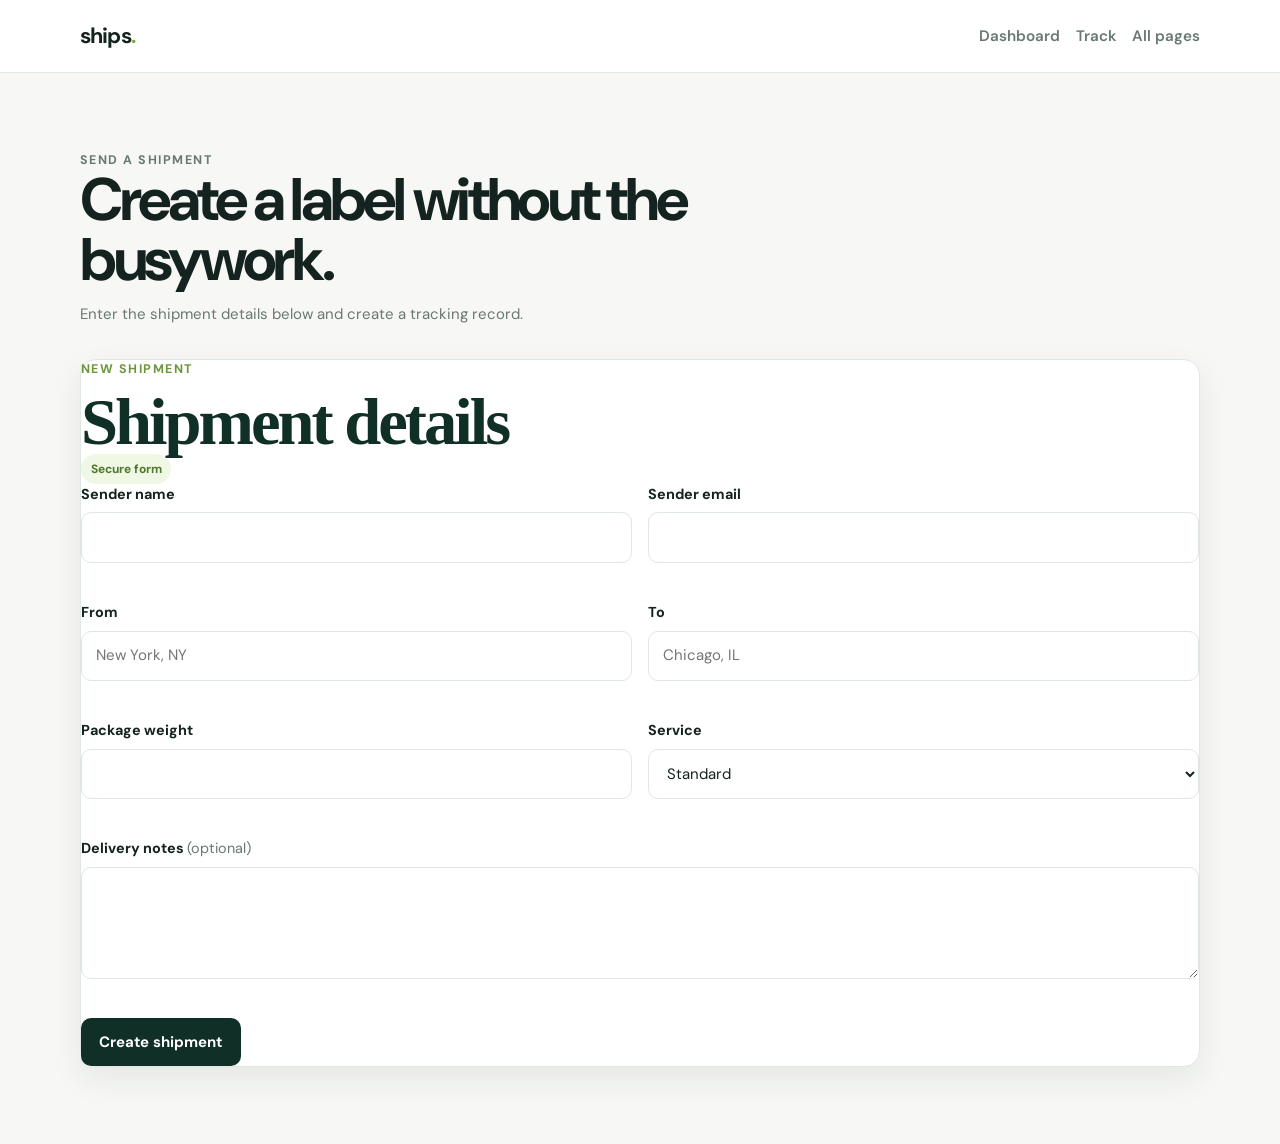
<file: send.html>
<!doctype html>
<html lang="en"><head><meta charset="UTF-8"><meta name="viewport" content="width=device-width, initial-scale=1"><meta name="description" content="Create a shipment with alfaships."><title>Send a shipment — alfaships</title><link rel="preconnect" href="https://fonts.googleapis.com"><link rel="preconnect" href="https://fonts.gstatic.com" crossorigin><link href="https://fonts.googleapis.com/css2?family=DM+Sans:wght@400;500;600;700&display=swap" rel="stylesheet"><link rel="stylesheet" href="styles.css"><link rel="stylesheet" href="standard.css"><link rel="stylesheet" href="forms.css"><link rel="stylesheet" href="mobile.css"></head>
<body class="standard-page"><header class="standard-header"><div class="standard-header__inner"><a class="standard-brand" href="index.html">ships<span>.</span></a><nav class="standard-header__nav"><a class="standard-header__link" href="dashboard.html">Dashboard</a><a class="standard-header__link" href="track.html">Track</a><a class="standard-header__link" href="pages.html">All pages</a></nav></div></header><main class="standard-main"><section class="standard-hero"><p class="standard-kicker">Send a shipment</p><h1>Create a label without the busywork.</h1><p>Enter the shipment details below and create a tracking record.</p></section><section class="sending-app standard-card"><div class="sending-app__header"><div><p class="standard-kicker">New shipment</p><h2>Shipment details</h2></div><span class="status-pill">Secure form</span></div><form id="sending-form" class="form-grid" data-validate><div class="form-field"><label for="sender-name">Sender name</label><input id="sender-name" name="senderName" autocomplete="name" required><small data-error></small></div><div class="form-field"><label for="sender-email">Sender email</label><input id="sender-email" name="senderEmail" type="email" autocomplete="email" required><small data-error></small></div><div class="form-field"><label for="origin">From</label><input id="origin" name="origin" placeholder="New York, NY" required><small data-error></small></div><div class="form-field"><label for="destination">To</label><input id="destination" name="destination" placeholder="Chicago, IL" required><small data-error></small></div><div class="form-field"><label for="weight">Package weight</label><input id="weight" name="weight" type="number" min="0.1" step="0.1" required><small data-error></small></div><div class="form-field"><label for="service">Service</label><select id="service" name="service"><option value="standard">Standard</option><option value="express">Express</option><option value="overnight">Overnight</option></select><small data-error></small></div><div class="form-field form-field--full"><label for="notes">Delivery notes <span>(optional)</span></label><textarea id="notes" name="notes"></textarea><small data-error></small></div><div class="form-actions"><button class="form-button" type="submit">Create shipment</button></div></form><div id="sending-result" class="form-result" role="status" aria-live="polite"></div></section></main><script src="app.js"></script></body></html>
</file>
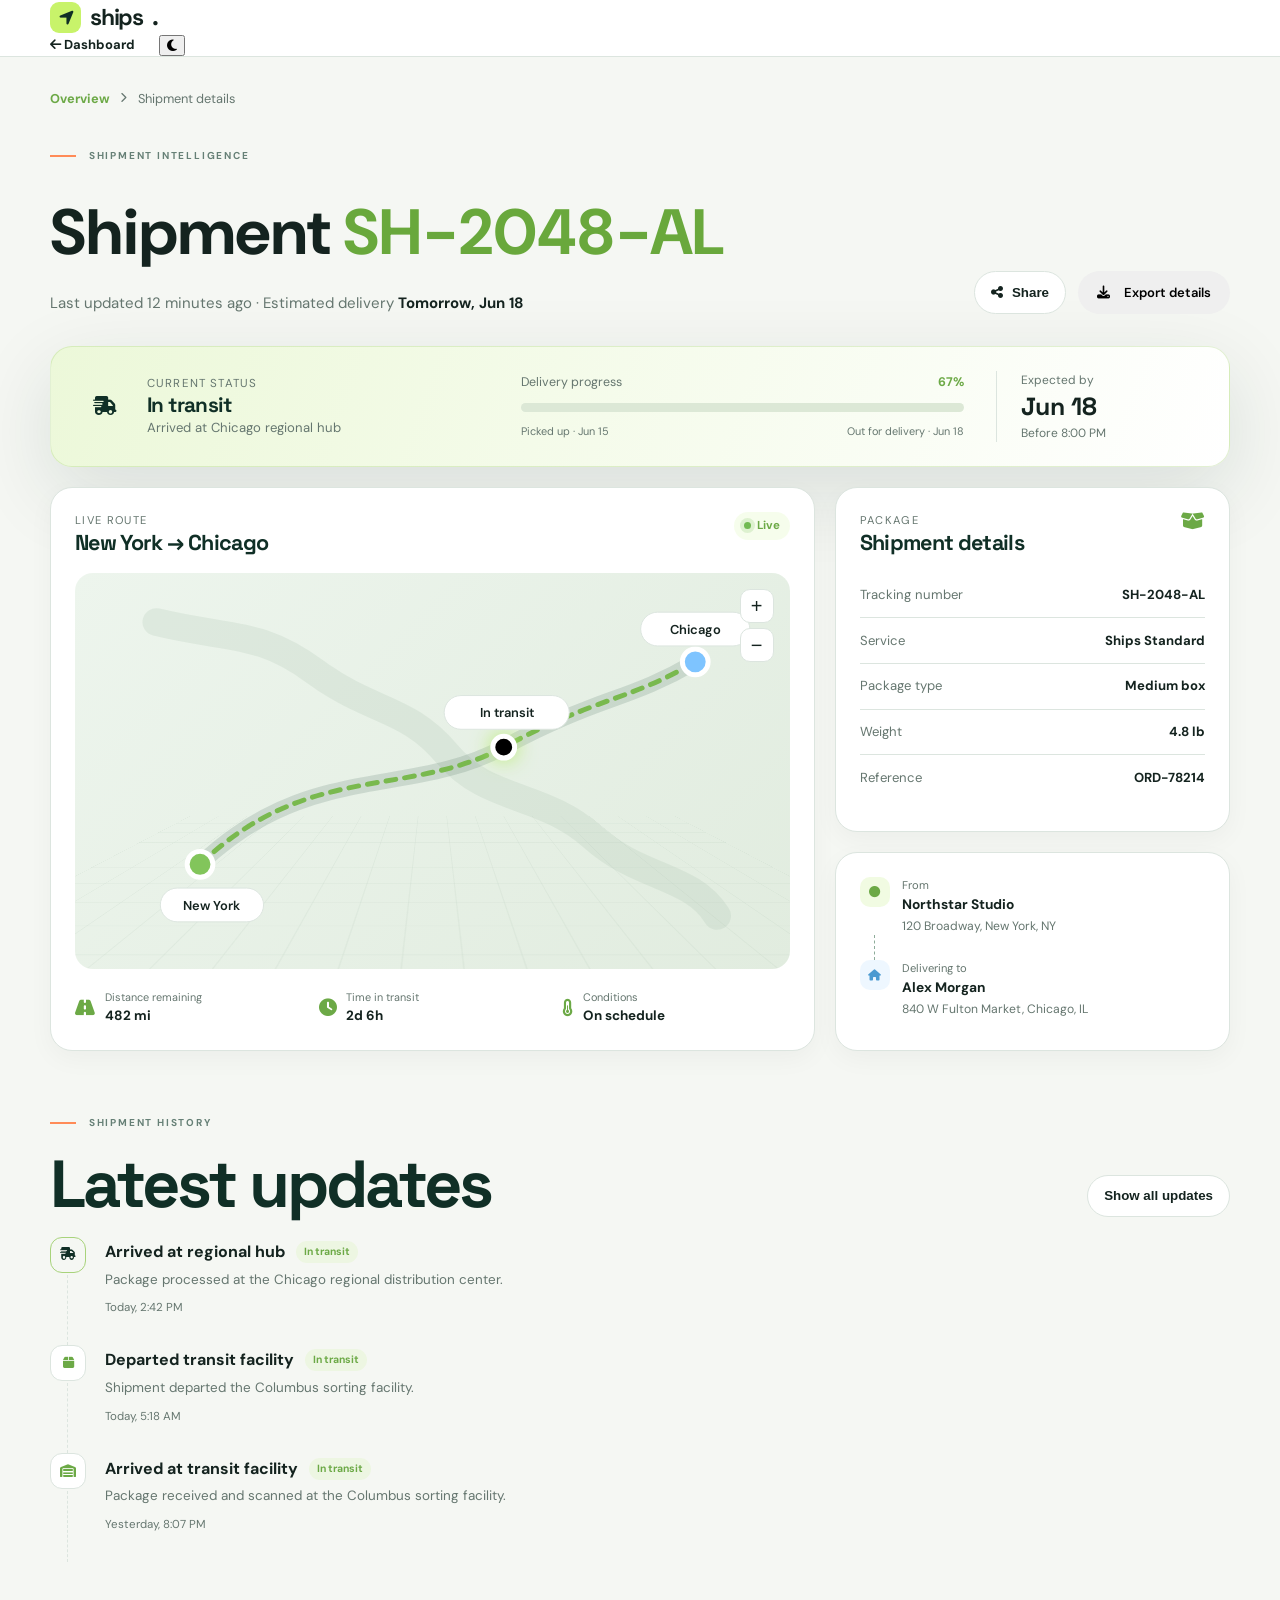
<file: shipment.html>
<!doctype html>
<html lang="en">
<head>
  <meta charset="UTF-8">
  <meta name="viewport" content="width=device-width, initial-scale=1">
  <meta name="description" content="Shipment details, route map, delivery progress, and tracking updates for Ships.">
  <title>Shipment SH-2048-AL — Ships</title>
  <link rel="preconnect" href="https://fonts.googleapis.com">
  <link rel="preconnect" href="https://fonts.gstatic.com" crossorigin>
  <link href="https://fonts.googleapis.com/css2?family=DM+Sans:wght@400;500;600;700&family=Space+Grotesk:wght@500;600;700&display=swap" rel="stylesheet">
  <link rel="stylesheet" href="https://cdnjs.cloudflare.com/ajax/libs/font-awesome/6.5.2/css/all.min.css">
  <link rel="stylesheet" href="styles.css">
  <link rel="stylesheet" href="shipment-detail.css">
</head>
<body class="shipment-body">
  <header class="site-header shipment-header">
    <nav class="nav container" aria-label="Primary navigation">
      <a class="brand" href="index.html"><span class="brand-mark"><i class="fa-solid fa-location-arrow"></i></span>ships<span class="brand-dot">.</span></a>
      <div class="shipment-nav-actions">
        <a class="text-link" href="dashboard.html"><i class="fa-solid fa-arrow-left"></i> Dashboard</a>
        <button class="theme-toggle" type="button" aria-label="Switch theme"><i class="fa-solid fa-moon"></i></button>
      </div>
    </nav>
  </header>

  <main class="shipment-main">
    <div class="container">
      <div class="shipment-breadcrumb"><a href="dashboard.html">Overview</a><i class="fa-solid fa-chevron-right"></i><span>Shipment details</span></div>

      <section class="shipment-title-row">
        <div>
          <p class="eyebrow"><span></span> Shipment intelligence</p>
          <h1>Shipment <em>SH-2048-AL</em></h1>
          <p class="shipment-subtitle">Last updated 12 minutes ago · Estimated delivery <strong>Tomorrow, Jun 18</strong></p>
        </div>
        <div class="shipment-actions">
          <button class="ghost-button" id="share-shipment" type="button"><i class="fa-solid fa-share-nodes"></i> Share</button>
          <button class="button" id="print-shipment" type="button"><i class="fa-solid fa-download"></i> Export details</button>
        </div>
      </section>

      <section class="shipment-status-card" aria-label="Current shipment status">
        <div class="status-summary">
          <span class="status-icon"><i class="fa-solid fa-truck-fast"></i></span>
          <div><span class="status-label">Current status</span><h2>In transit</h2><p>Arrived at Chicago regional hub</p></div>
        </div>
        <div class="delivery-progress"><div class="progress-meta"><span>Delivery progress</span><strong>67%</strong></div><div class="progress-track"><span style="width:67%"></span></div><div class="progress-dates"><span>Picked up · Jun 15</span><span>Out for delivery · Jun 18</span></div></div>
        <div class="eta-block"><span>Expected by</span><strong>Jun 18</strong><small>Before 8:00 PM</small></div>
      </section>

      <div class="shipment-content-grid">
        <section class="map-panel panel" aria-labelledby="route-title">
          <div class="panel-header"><div><small>Live route</small><h2 id="route-title">New York → Chicago</h2></div><span class="live-badge"><i></i> Live</span></div>
          <div class="route-map">
            <div class="map-grid-lines" aria-hidden="true"></div>
            <svg viewBox="0 0 720 390" role="img" aria-label="Map showing the shipment route from New York to Chicago">
              <path class="map-coast" d="M82 48c74 18 103 8 160 50s93 35 133 83 97 39 146 83 100 38 126 80" />
              <path class="route-shadow" d="M126 292 C235 188 335 226 432 174 S557 128 625 88" />
              <path class="route-line-active" d="M126 292 C235 188 335 226 432 174 S557 128 625 88" />
              <circle class="map-stop origin" cx="126" cy="292" r="13" />
              <circle class="map-stop destination" cx="625" cy="88" r="13" />
              <circle class="map-stop current" cx="432" cy="174" r="11" />
              <g class="map-label origin-label"><rect x="86" y="316" width="104" height="34" rx="17"/><text x="138" y="338">New York</text></g>
              <g class="map-label destination-label"><rect x="570" y="38" width="110" height="34" rx="17"/><text x="625" y="60">Chicago</text></g>
              <g class="map-label current-label"><rect x="372" y="122" width="126" height="34" rx="17"/><text x="435" y="144">In transit</text></g>
            </svg>
            <div class="map-controls" aria-label="Map controls"><button type="button" aria-label="Zoom in">+</button><button type="button" aria-label="Zoom out">−</button></div>
          </div>
          <div class="route-facts"><div><i class="fa-solid fa-road"></i><span><small>Distance remaining</small><strong>482 mi</strong></span></div><div><i class="fa-solid fa-clock"></i><span><small>Time in transit</small><strong>2d 6h</strong></span></div><div><i class="fa-solid fa-temperature-half"></i><span><small>Conditions</small><strong>On schedule</strong></span></div></div>
        </section>

        <aside class="shipment-sidebar">
          <section class="panel shipment-card"><div class="panel-header"><div><small>Package</small><h2>Shipment details</h2></div><i class="fa-solid fa-box-open panel-icon"></i></div><dl class="details-list"><div><dt>Tracking number</dt><dd>SH-2048-AL</dd></div><div><dt>Service</dt><dd>Ships Standard</dd></div><div><dt>Package type</dt><dd>Medium box</dd></div><div><dt>Weight</dt><dd>4.8 lb</dd></div><div><dt>Reference</dt><dd>ORD-78214</dd></div></dl></section>
          <section class="panel address-card"><div class="address-block"><span class="address-pin origin-pin"><i class="fa-solid fa-circle"></i></span><div><small>From</small><strong>Northstar Studio</strong><p>120 Broadway, New York, NY</p></div></div><div class="address-divider"></div><div class="address-block"><span class="address-pin destination-pin"><i class="fa-solid fa-house"></i></span><div><small>Delivering to</small><strong>Alex Morgan</strong><p>840 W Fulton Market, Chicago, IL</p></div></div></section>
        </aside>
      </div>

      <section class="updates-section" aria-labelledby="updates-title"><div class="updates-heading"><div><p class="eyebrow"><span></span> Shipment history</p><h2 id="updates-title">Latest updates</h2></div><button class="ghost-button" id="toggle-updates" type="button">Show all updates</button></div><div class="updates-list" id="updates-list"><article class="update-item latest"><span class="update-marker"><i class="fa-solid fa-truck-fast"></i></span><div class="update-content"><div><h3>Arrived at regional hub</h3><span class="update-status">In transit</span></div><p>Package processed at the Chicago regional distribution center.</p><time datetime="2024-06-17T14:42">Today, 2:42 PM</time></div></article><article class="update-item"><span class="update-marker"><i class="fa-solid fa-box"></i></span><div class="update-content"><div><h3>Departed transit facility</h3><span class="update-status">In transit</span></div><p>Shipment departed the Columbus sorting facility.</p><time datetime="2024-06-17T05:18">Today, 5:18 AM</time></div></article><article class="update-item"><span class="update-marker"><i class="fa-solid fa-warehouse"></i></span><div class="update-content"><div><h3>Arrived at transit facility</h3><span class="update-status">In transit</span></div><p>Package received and scanned at the Columbus sorting facility.</p><time datetime="2024-06-16T20:07">Yesterday, 8:07 PM</time></div></article><article class="update-item extra-update"><span class="update-marker"><i class="fa-solid fa-route"></i></span><div class="update-content"><div><h3>Shipment picked up</h3><span class="update-status">Complete</span></div><p>Carrier picked up the package from Northstar Studio.</p><time datetime="2024-06-15T08:42">Jun 15, 8:42 AM</time></div></article></div></section>
    </div>
  </main>
  <script src="script.js"></script><script src="shipment-detail.js"></script>
</body>
</html>
</file>
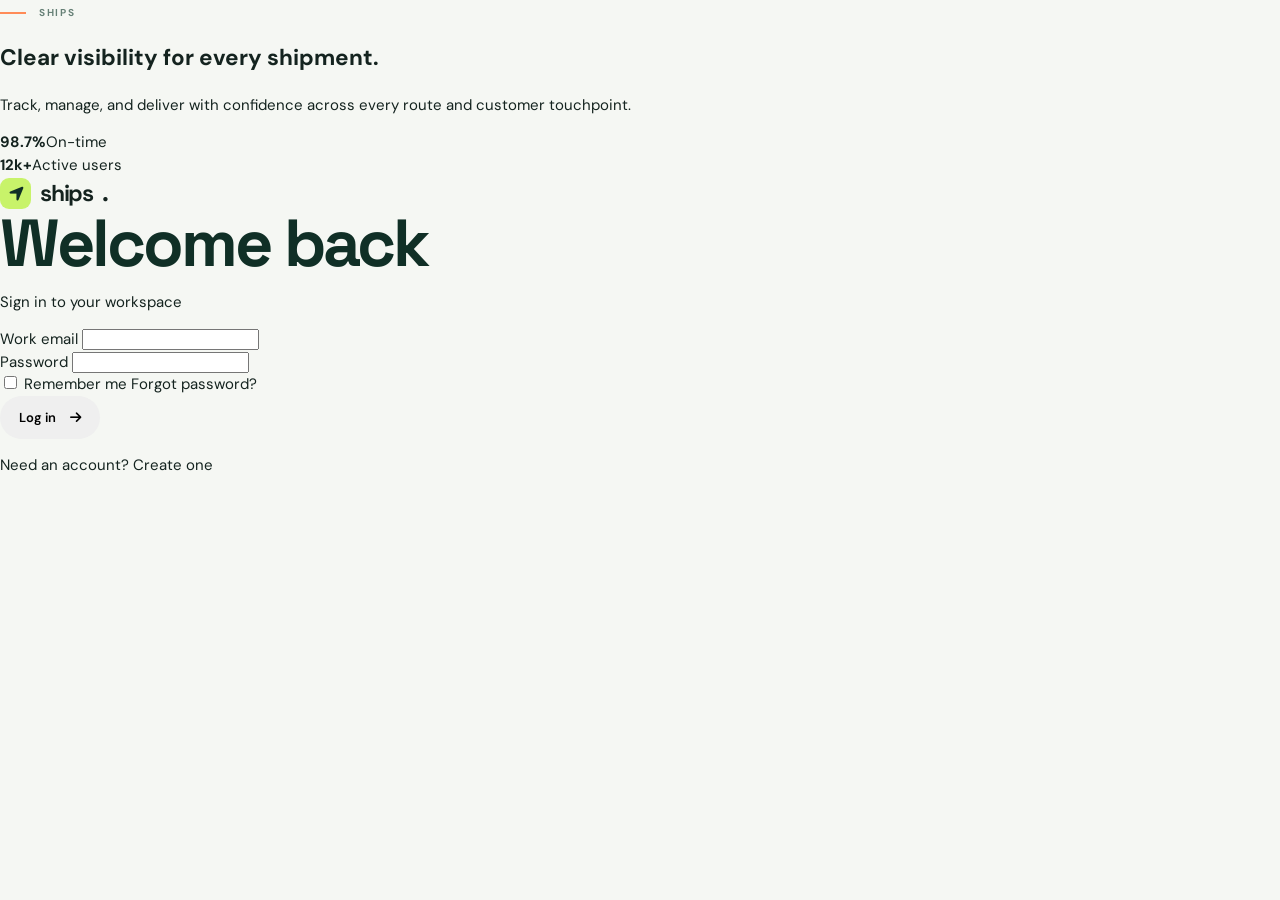
<file: signup.html>
<!doctype html>
<html lang="en">
<head>
  <meta charset="UTF-8">
  <meta name="viewport" content="width=device-width, initial-scale=1">
  <meta name="description" content="Login to Ships to manage shipments and deliveries.">
  <title>Log in — Ships</title>
  <link rel="preconnect" href="https://fonts.googleapis.com">
  <link rel="preconnect" href="https://fonts.gstatic.com" crossorigin>
  <link href="https://fonts.googleapis.com/css2?family=DM+Sans:wght@400;500;600;700&family=Space+Grotesk:wght@500;600;700&display=swap" rel="stylesheet">
  <link rel="stylesheet" href="https://cdnjs.cloudflare.com/ajax/libs/font-awesome/6.5.2/css/all.min.css">
  <link rel="stylesheet" href="styles.css">
</head>
<body class="auth-body">
  <div class="auth-shell">
    <aside class="auth-visual">
      <div class="auth-panel">
        <span class="eyebrow"><span></span> Ships</span>
        <h1>Clear visibility for every shipment.</h1>
        <p>Track, manage, and deliver with confidence across every route and customer touchpoint.</p>
        <div class="mini-metrics">
          <div><strong>98.7%</strong><span>On-time</span></div>
          <div><strong>12k+</strong><span>Active users</span></div>
        </div>
      </div>
    </aside>

    <main class="auth-form-wrap">
      <a class="brand" href="index.html"><span class="brand-mark"><i class="fa-solid fa-location-arrow"></i></span>ships<span class="brand-dot">.</span></a>

      <div class="auth-card">
        <div class="auth-header">
          <h2>Welcome back</h2>
          <p>Sign in to your workspace</p>
        </div>

        <form id="login-form" novalidate>
          <div class="field">
            <label for="login-email">Work email</label>
            <input id="login-email" type="email" required autocomplete="email">
            <small class="error" data-error-for="login-email"></small>
          </div>

          <div class="field">
            <label for="login-password">Password</label>
            <input id="login-password" type="password" required minlength="8" autocomplete="current-password">
            <small class="error" data-error-for="login-password"></small>
          </div>

          <div class="auth-row">
            <label class="checkbox-wrap"><input type="checkbox"> <span>Remember me</span></label>
            <a href="#">Forgot password?</a>
          </div>

          <button class="button full" type="submit">Log in <i class="fa-solid fa-arrow-right"></i></button>
          <p class="form-message" id="login-result" role="status" aria-live="polite"></p>
        </form>

        <p class="switch-copy">Need an account? <a href="signup.html">Create one</a></p>
      </div>
    </main>
  </div>

  <script src="script.js"></script>
  <script>
    document.getElementById('login-form').addEventListener('submit', function (event) {
      event.preventDefault();
      const form = event.currentTarget;
      const result = document.getElementById('login-result');
      if (!validateForm(form)) {
        result.textContent = 'Please fix the highlighted fields.';
        return;
      }
      result.textContent = 'Login successful. Redirecting to dashboard...';
      setTimeout(() => { window.location.href = 'dashboard.html'; }, 900);
    });
  </script>
</body>
</html>
</file>
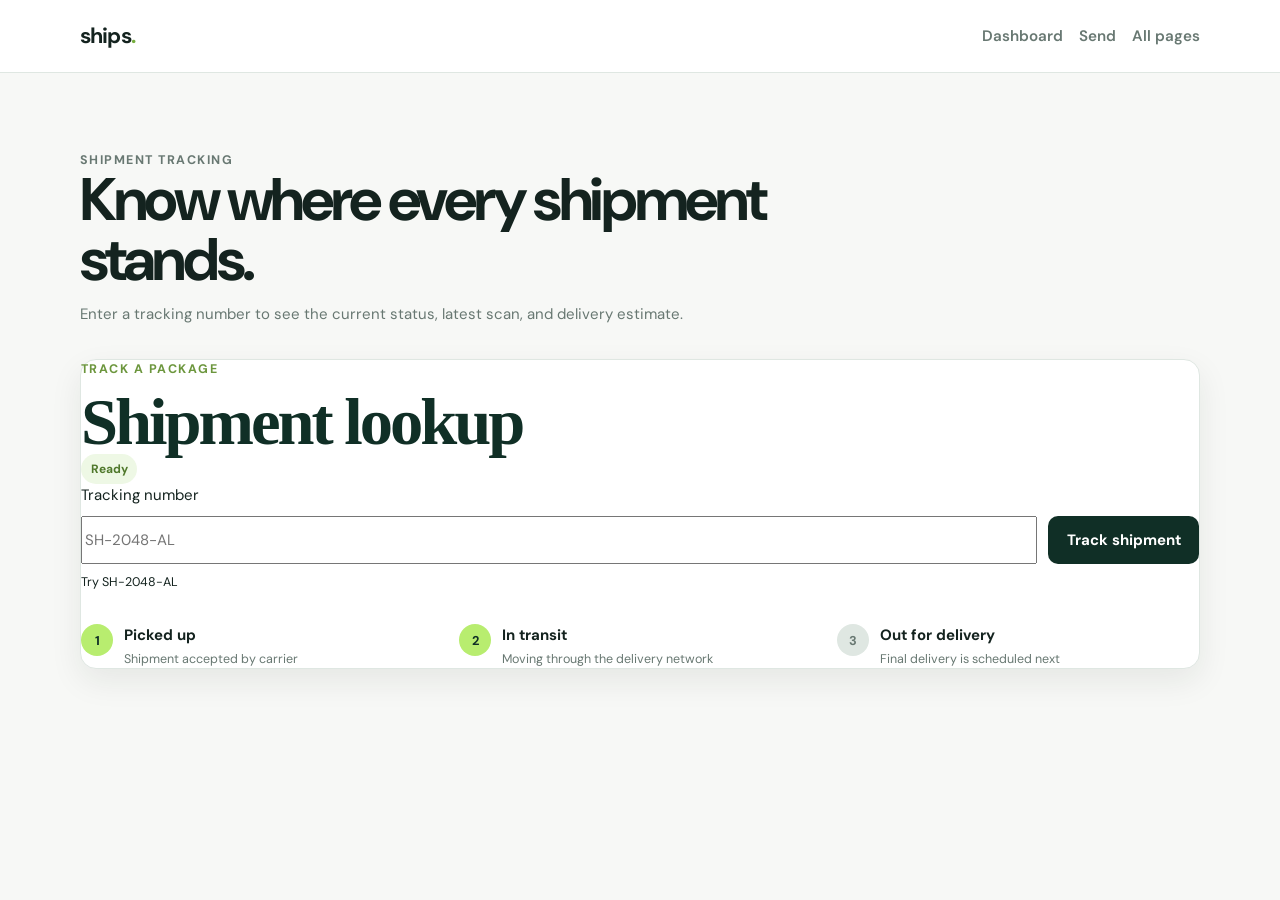
<file: track.html>
<!doctype html>
<html lang="en"><head><meta charset="UTF-8"><meta name="viewport" content="width=device-width, initial-scale=1"><meta name="description" content="Track a shipment with alfaships."><title>Track a shipment — alfaships</title><link rel="preconnect" href="https://fonts.googleapis.com"><link rel="preconnect" href="https://fonts.gstatic.com" crossorigin><link href="https://fonts.googleapis.com/css2?family=DM+Sans:wght@400;500;600;700&display=swap" rel="stylesheet"><link rel="stylesheet" href="styles.css"><link rel="stylesheet" href="standard.css"><link rel="stylesheet" href="forms.css"><link rel="stylesheet" href="mobile.css"></head>
<body class="standard-page"><header class="standard-header"><div class="standard-header__inner"><a class="standard-brand" href="index.html">ships<span>.</span></a><nav class="standard-header__nav"><a class="standard-header__link" href="dashboard.html">Dashboard</a><a class="standard-header__link" href="send.html">Send</a><a class="standard-header__link" href="pages.html">All pages</a></nav></div></header><main class="standard-main"><section class="standard-hero"><p class="standard-kicker">Shipment tracking</p><h1>Know where every shipment stands.</h1><p>Enter a tracking number to see the current status, latest scan, and delivery estimate.</p></section><section class="tracking-app standard-card" aria-labelledby="tracking-title"><div class="tracking-app__header"><div><p class="standard-kicker">Track a package</p><h2 id="tracking-title">Shipment lookup</h2></div><span class="status-pill" id="tracking-status">Ready</span></div><form id="standard-track-form" class="tracking-form"><label for="standard-track-number">Tracking number</label><div class="tracking-form__row"><input id="standard-track-number" name="tracking-number" placeholder="SH-2048-AL" autocomplete="off" required><button class="form-button" type="submit">Track shipment</button></div><small>Try SH-2048-AL</small></form><div id="tracking-result" class="form-result" role="status" aria-live="polite"></div><ol class="tracking-steps" aria-label="Shipment progress"><li class="is-done"><span>1</span><div><strong>Picked up</strong><small>Shipment accepted by carrier</small></div></li><li class="is-current"><span>2</span><div><strong>In transit</strong><small>Moving through the delivery network</small></div></li><li><span>3</span><div><strong>Out for delivery</strong><small>Final delivery is scheduled next</small></div></li></ol></section></main><script src="app.js"></script></body></html>
</file>
<file: style.css>
:root{
  --ink: #14231f;
  --deep: #102f26;
  --muted: #65766f;
  --paper: #f5f7f3;
  --surface: #fff;
  --line: #dce5df;
  --lime: #c8f36a;
  --orange: #ff8b57;
  --shadow: 0 20px 60px rgba(16, 47, 38, .12);
}

* { box-sizing: border-box; }

html { scroll-behavior: smooth; }

body {
  margin: 0;
  background: var(--paper);
  color: var(--ink);
  font: 16px/1.6 system-ui, -apple-system, BlinkMacSystemFont, "Segoe UI", sans-serif;
}

img { max-width: 100%; }

a { color: inherit; }

.site-header {
  align-items: center;
  background: var(--surface);
  border-bottom: 1px solid var(--line);
  display: flex;
  justify-content: space-between;
  padding: 1.2rem max(5vw, 1.25rem);
  position: sticky;
  top: 0;
  z-index: 10;
}

.brand {
  color: var(--deep);
  font-weight: 900;
  letter-spacing: .08em;
  text-decoration: none;
}

.brand span {
  background: var(--orange);
  border-radius: 6px;
  color: #fff;
  margin-right: .35rem;
  padding: .15rem .4rem;
}

nav {
  display: flex;
  gap: 1.3rem;
}

nav a {
  color: var(--ink);
  font-size: .9rem;
  font-weight: 700;
  text-decoration: none;
}

nav a:hover {
  color: #b34d25;
}

.hero {
  align-items: center;
  background: linear-gradient(135deg, var(--lime) 0%, #eaf9bb 100%);
  display: grid;
  gap: 3rem;
  grid-template-columns: 1.35fr .65fr;
  padding: clamp(4rem, 10vw, 8rem) max(5vw, 1.25rem);
}

.hero-copy,
.hero-side {
  position: relative;
  z-index: 1;
}

h1, h2, h3, p { margin-top: 0; }

h1 {
  font-size: clamp(3rem, 8vw, 7rem);
  letter-spacing: -.07em;
  line-height: .95;
  margin-bottom: 1.5rem;
  max-width: 9ch;
}

h2 {
  font-size: clamp(2rem, 4vw, 3.6rem);
  letter-spacing: -.05em;
  line-height: 1.05;
}

.lede {
  font-size: 1.2rem;
  max-width: 34rem;
}

.eyebrow {
  font-size: .72rem;
  font-weight: 900;
  letter-spacing: .16em;
  margin-bottom: 1rem;
}

.cta-row {
  display: flex;
  flex-wrap: wrap;
  gap: .75rem;
  margin: 2rem 0 1.5rem;
}

.button {
  border: 0;
  border-radius: 999px;
  cursor: pointer;
  display: inline-block;
  font: inherit;
  font-weight: 800;
  line-height: 1;
  padding: .9rem 1.3rem;
  text-decoration: none;
  transition: transform .2s ease, box-shadow .2s ease;
}

.button:hover,
.chip:hover {
  transform: translateY(-1px);
}

.button-dark {
  background: var(--deep);
  color: #fff;
  box-shadow: 0 12px 20px rgba(16, 47, 38, .18);
}

.button-light {
  background: #fff;
  color: var(--deep);
}

.mini-stats {
  display: grid;
  gap: .75rem;
  grid-template-columns: repeat(3, minmax(0, 1fr));
  max-width: 34rem;
}

.mini-stats div {
  background: rgba(255, 255, 255, .45);
  border: 1px solid rgba(20, 35, 31, .08);
  border-radius: 1rem;
  padding: .9rem 1rem;
}

.mini-stats strong {
  display: block;
  font-size: 1.3rem;
}

.mini-stats span {
  color: var(--muted);
  font-size: .85rem;
}

.hero-side {
  display: grid;
  gap: 1.2rem;
}

.tracking-panel,
.panel,
.card {
  background: var(--surface);
  border: 1px solid var(--line);
  border-radius: 1.25rem;
  box-shadow: var(--shadow);
}

.tracking-panel {
  padding: 1.4rem;
}

.panel-label {
  color: var(--muted);
  font-size: .8rem;
  font-weight: 800;
  letter-spacing: .12em;
  margin-bottom: .7rem;
  text-transform: uppercase;
}

.tracking-form {
  display: grid;
  gap: .7rem;
  grid-template-columns: minmax(0, 1fr) auto;
}

.tracking-form input,
.panel input,
.panel select {
  border: 1px solid var(--line);
  border-radius: .75rem;
  font: inherit;
  padding: .85rem 1rem;
}

.form-result {
  color: #28734e;
  font-weight: 700;
  margin: .8rem 0 0;
  min-height: 1.2rem;
}

.info-cards {
  display: flex;
  flex-wrap: wrap;
  gap: .75rem;
}

.chip {
  background: rgba(255, 255, 255, .75);
  border: 1px solid rgba(16, 47, 38, .1);
  border-radius: 999px;
  color: var(--ink);
  cursor: pointer;
  font: inherit;
  font-weight: 700;
  padding: .75rem 1rem;
} 

.section {
  margin: auto;
  max-width: 1180px;
  padding: clamp(4rem, 8vw, 7rem) max(5vw, 1.25rem);
}

.cards {
  display: grid;
  gap: 1rem;
  grid-template-columns: repeat(3, minmax(0, 1fr));
}

.card {
  padding: 1.5rem;
}

.card-number {
  color: #b34d25;
  font-weight: 900;
}

.card h3 {
  font-size: 1.5rem;
  margin: 2rem 0 .5rem;
}

.card p,
.contact p {
  color: var(--muted);
}

.split-section {
  align-items: center;
  display: grid;
  gap: 3rem;
  grid-template-columns: 1fr 1fr;
}

.panel {
  display: grid;
  gap: .7rem;
  padding: 1.5rem;
}

.panel label {
  font-size: .85rem;
  font-weight: 800;
}

.panel .button {
  margin-top: 1rem;
}

.tracking-section {
  align-items: center;
  background: var(--deep);
  color: #fff;
  display: grid;
  gap: 2rem;
  grid-template-columns: 1fr 1fr;
  padding: clamp(3rem, 7vw, 6rem) max(5vw, 1.25rem);
}

.tracking-section .form-result {
  grid-column: 1 / -1;
  color: #d3f7d5;
}

.contact { padding-bottom: 5rem; }

.contact h2 { max-width: 12ch; }

.contact a { color: #b34d25; }

footer {
  align-items: center;
  background: var(--surface);
  border-top: 1px solid var(--line);
  display: flex;
  justify-content: space-between;
  padding: 1.5rem max(5vw, 1.25rem);
}

footer small {
  color: var(--muted);
}

.sr-only {
  border: 0;
  clip: rect(0 0 0 0);
  height: 1px;
  margin: -1px;
  overflow: hidden;
  padding: 0;
  position: absolute;
  width: 1px;
}

@media (max-width: 720px) {
  .site-header {
    align-items: flex-start;
    flex-direction: column;
    gap: 1rem;
  }

  nav {
    flex-wrap: wrap;
    gap: .7rem 1rem;
  }

  .hero,
  .split-section,
  .tracking-section,
  .cards {
    grid-template-columns: 1fr;
  }

  .mini-stats {
    grid-template-columns: 1fr;
  }

  h1 {
    font-size: clamp(3rem, 16vw, 5rem);
  }

  .tracking-form {
    grid-template-columns: 1fr;
  }

  .tracking-form .button {
    width: 100%;
  }

  footer {
    align-items: flex-start;
    flex-direction: column;
    gap: 1rem;
  }
}
</file>
<file: styles.css>
*{box-sizing:border-box} :root{--ink:#14231f;--deep:#102f26;--muted:#65766f;--paper:#f5f7f3;--surface:#fff;--line:#dce5df;--lime:#c8f36a;--lime-soft:#e9fac1;--orange:#ff8b57;--shadow:0 25px 80px rgba(16,47,38,.12);--radius:22px}html{scroll-behavior:smooth}body{margin:0;background:var(--paper);color:var(--ink);font-family:'DM Sans',sans-serif;font-size:15px;line-height:1.5}a{color:inherit;text-decoration:none}.container{width:min(1180px,calc(100% - 48px));margin:auto}.skip-link{position:absolute;left:-999px}.skip-link:focus{left:16px;top:16px;z-index:99;background:var(--lime);padding:10px}.alert-bar{background:var(--deep);color:#d9e8df;font-size:12px}.alert-inner{display:flex;gap:10px;align-items:center;min-height:35px}.alert-inner a{margin-left:auto;color:var(--lime);font-weight:600}.status-dot,.live-dot{width:7px;height:7px;background:#91ed72;border-radius:50%;display:inline-block;box-shadow:0 0 0 4px #91ed7222}.site-header{background:var(--paper);border-bottom:1px solid var(--line);position:sticky;top:0;z-index:20}.nav-wrap{min-height:78px;display:flex;align-items:center;justify-content:space-between}.brand{display:flex;align-items:center;gap:9px;font-family:'Space Grotesk';font-weight:700;font-size:23px;letter-spacing:-1.2px}.brand-mark{display:grid;place-items:center;background:var(--lime);color:var(--deep);width:31px;height:31px;border-radius:9px;font-family:'Space Grotesk';font-size:17px}.primary-nav{display:flex;align-items:center;gap:25px;font-size:13px;font-weight:600}.nav-item{display:flex;align-items:center;gap:6px}.chevron{border:0;background:none;font-size:18px;color:var(--muted);cursor:pointer}.login{color:var(--muted)}.button{display:inline-flex;align-items:center;justify-content:center;gap:14px;border:0;border-radius:99px;padding:13px 19px;font:600 13px 'DM Sans';cursor:pointer;transition:.2s}.button:hover{transform:translateY(-2px)}.button-dark{background:var(--deep);color:white}.button-lime{background:var(--lime);color:var(--deep)}.button span{font-size:16px}.nav-cta{padding:11px 16px}.nav-toggle{display:none}.hero{padding:88px 0 62px;background:linear-gradient(115deg,#f5f7f3 25%,#edf5e8)}.hero-grid{display:grid;grid-template-columns:1fr 1fr;gap:70px;align-items:center}.eyebrow{text-transform:uppercase;letter-spacing:1.8px;color:#668076;font-size:10px;font-weight:700;margin:0 0 22px}.eyebrow span{display:inline-block;width:26px;height:2px;background:var(--orange);vertical-align:middle;margin-right:9px}.hero h1,h2{font-family:'Space Grotesk';letter-spacing:-3px;line-height:.98;margin:0;color:var(--deep);font-size:clamp(46px,5.2vw,74px)}h1 em,h2 em{color:#75857d;font-style:normal}.hero-lead{max-width:515px;color:var(--muted);font-size:17px;line-height:1.65;margin:25px 0}.hero-actions{display:flex;gap:25px;align-items:center}.text-link{font-weight:700;font-size:13px}.text-link span{color:#e47545;margin-left:7px;font-size:19px}.hero-note{display:flex;align-items:center;gap:9px;margin-top:35px;color:var(--muted);font-size:12px}.mini-check{display:grid;place-items:center;width:20px;height:20px;border-radius:50%;background:var(--lime);color:var(--deep);font-weight:bold}.hero-visual{position:relative;padding-top:25px}.visual-label{font-size:11px;font-weight:700;color:var(--muted);display:flex;align-items:center;gap:9px;margin:0 0 10px}.visual-time{font-weight:400;margin-left:auto}.map-card{height:380px;border-radius:18px;background:#163d31;overflow:hidden;position:relative;box-shadow:var(--shadow)}.map-grid{position:absolute;inset:0;background-image:linear-gradient(#ffffff0a 1px,transparent 1px),linear-gradient(90deg,#ffffff0a 1px,transparent 1px);background-size:35px 35px;transform:perspective(400px) rotateX(45deg) scale(1.5);transform-origin:center}.route-lines{position:absolute;inset:0;width:100%;height:100%}.route-lines path{fill:none;stroke:var(--lime);stroke-width:2;stroke-dasharray:7 6;opacity:.8}.map-point{position:absolute;color:white;font-size:10px;display:flex;align-items:center;gap:6px}.map-point i{width:11px;height:11px;background:var(--orange);border:3px solid #fff;border-radius:50%;box-shadow:0 0 0 7px #ff8b5733}.p1{left:14%;top:68%}.p2{right:12%;top:18%}.p3{left:44%;top:38%}.p4{right:29%;top:68%}.map-legend{position:absolute;bottom:20px;left:20px;right:20px;color:#b8cec2;font-size:10px;display:flex;gap:18px}.map-legend i{width:10px;height:3px;display:inline-block;margin-right:4px;background:var(--lime)}.map-legend .legend-ocean{background:var(--orange)}.map-legend .legend-land{background:#a6c3ba}.hero-stat{position:absolute;bottom:-30px;right:-19px;background:white;padding:17px 21px;border-radius:13px;box-shadow:var(--shadow);display:grid;grid-template-columns:auto 135px;gap:0 10px;align-items:center}.hero-stat strong{font-family:'Space Grotesk';font-size:25px;color:var(--deep)}.hero-stat span{font-size:11px;line-height:1.3;color:var(--muted)}.hero-stat small{grid-column:1/-1;font-size:9px;color:#a1aea8;margin-top:5px}.quick-actions{padding:30px 0;background:white}.action-grid{display:grid;grid-template-columns:repeat(4,1fr);gap:1px;background:var(--line);border:1px solid var(--line);border-radius:14px;overflow:hidden}.action-card{display:flex;align-items:center;gap:13px;background:white;padding:19px 17px;transition:.2s}.action-card:hover,.action-card.active{background:var(--lime-soft)}.action-icon{font-size:24px;color:#e77d4e}.action-card span:nth-child(2){display:grid;flex:1}.action-card b{font-size:13px}.action-card small{font-size:10px;color:var(--muted);margin-top:2px}.action-card>strong{font-size:16px}.section{padding:120px 0}.section-intro{display:flex;justify-content:space-between;align-items:end;gap:50px;margin-bottom:50px}.section-intro h2,.technology h2,.business-section h2,.quote-box h2{font-size:clamp(40px,4.5vw,61px)}.section-intro>p{max-width:375px;color:var(--muted);line-height:1.7}.solution-grid{display:grid;grid-template-columns:1fr 1fr;gap:16px}.solution-card{min-height:300px;border-radius:var(--radius);padding:25px;display:flex;flex-direction:column;position:relative;overflow:hidden}.solution-card>div{margin-top:auto;max-width:340px}.solution-card h3{font:600 25px 'Space Grotesk';margin:0 0 8px;letter-spacing:-1px}.solution-card p{margin:0;color:inherit;opacity:.72;font-size:13px;max-width:290px}.card-number{font:600 11px 'Space Grotesk';opacity:.6}.card-arrow{position:absolute;right:25px;top:25px;font-size:21px}.card-dark{background:var(--deep);color:white}.card-image{color:white;background:linear-gradient(145deg,#a97858aa,#1a3028dd),url('https://images.unsplash.com/photo-1566576912321-d58ddd7a6088?auto=format&fit=crop&w=1000&q=80') center/cover}.card-lime{background:var(--lime);color:var(--deep)}.card-outline{background:white;border:1px solid var(--line)}.network-section{background:var(--deep);color:white;padding:105px 0}.network-grid{display:grid;grid-template-columns:.75fr 1.25fr;gap:80px;align-items:center}.eyebrow-light{color:#b6ccc2}.network-copy h2{color:white}.network-copy p{color:#b8cec2;max-width:365px;line-height:1.7;margin:25px 0 30px}.network-panel{background:#1c4a3c;border:1px solid #ffffff1c;border-radius:18px;padding:23px}.panel-head{display:flex;justify-content:space-between;font-size:12px;font-weight:600}.panel-live{font-size:10px;color:#b8cec2;font-weight:400}.panel-live i{display:inline-block;background:#91ed72;width:6px;height:6px;border-radius:50%;margin-right:5px}.metric-row{display:grid;grid-template-columns:repeat(3,1fr);border-top:1px solid #ffffff1c;margin-top:22px;padding-top:20px;gap:15px}.metric-row small,.metric-row span{display:block;color:#9fbeb0;font-size:10px}.metric-row strong{font:600 26px 'Space Grotesk';display:block;margin:5px 0}.positive{color:var(--lime)!important}.warning{color:#ffae82!important}.chart{margin-top:25px;height:150px;position:relative;border-top:1px solid #ffffff13;background:repeating-linear-gradient(to bottom,transparent 0 36px,#ffffff0c 37px)}.chart-title{font-size:10px;color:#9fbeb0;position:absolute;top:10px}.bars{height:115px;display:flex;align-items:end;gap:12px;padding:25px 15px 0}.bars i{display:block;flex:1;background:var(--lime);opacity:.8;border-radius:4px 4px 0 0}.chart-days{display:flex;justify-content:space-around;color:#9fbeb0;font-size:9px}.quote-section{padding:95px 0;background:var(--lime-soft)}.quote-box{display:grid;grid-template-columns:.85fr 1.15fr;gap:80px}.quote-box>div>p:last-child{color:var(--muted);max-width:350px}.quote-box form{display:grid;grid-template-columns:1fr 1fr;gap:15px;align-content:start}.quote-box label{font-size:11px;font-weight:700}.quote-box input,.quote-box select{display:block;width:100%;border:1px solid #c6d6c6;background:white;border-radius:7px;padding:13px;margin-top:6px;font:13px inherit;color:var(--ink)}.quote-box button{margin-top:17px;justify-self:start}.form-result{grid-column:1/-1;color:#39745d;font-size:12px}.two-col{display:grid;grid-template-columns:1fr 1fr;gap:100px}.technology p,.business-section p{color:var(--muted);max-width:420px;line-height:1.7;margin:25px 0}.tech-list{border-top:1px solid var(--line)}.tech-list a{display:flex;gap:20px;align-items:center;border-bottom:1px solid var(--line);padding:22px 0;font-weight:600}.tech-list b{font:11px 'Space Grotesk';color:#ec8351}.tech-list span{flex:1}.business-section{padding:105px 0;background:white}.business-grid{display:grid;grid-template-columns:1.1fr .9fr;gap:100px;align-items:center}.business-image{height:450px;border-radius:var(--radius);background:linear-gradient(145deg,#204d3d44,#14231fcc),url('https://images.unsplash.com/photo-1586528116311-ad8dd3c8310d?auto=format&fit=crop&w=1000&q=85') center/cover}.business-section ul{list-style:none;padding:0;margin:25px 0 30px;color:var(--muted);font-size:13px}.business-section li{margin:10px 0}.business-section li:before{content:'✓';color:#e47845;margin-right:10px;font-weight:bold}.resources{background:var(--paper)}.resource-grid{display:grid;grid-template-columns:repeat(3,1fr);gap:16px}.resource-grid a{background:white;border:1px solid var(--line);padding:25px;min-height:200px;display:flex;flex-direction:column;transition:.2s}.resource-grid a:hover{transform:translateY(-4px);box-shadow:var(--shadow)}.resource-grid span{font-size:10px;letter-spacing:1.5px;color:#df7546;font-weight:bold}.resource-grid h3{font:600 20px 'Space Grotesk';line-height:1.2;margin:25px 0}.resource-grid small{margin-top:auto;color:var(--muted)}.footer{background:var(--deep);color:#bad0c5;padding:70px 0 25px}.brand-light{color:white}.footer-brand p{font-size:13px;line-height:1.6;margin-top:25px}.footer-top{display:grid;grid-template-columns:1fr 2.4fr;gap:100px;padding-bottom:70px}.footer-links{display:grid;grid-template-columns:repeat(4,1fr);gap:20px}.footer-links div{display:grid;align-content:start;gap:10px}.footer-links b{color:white;font-size:12px;margin-bottom:7px}.footer-links a,.footer-bottom{font-size:11px;color:#9cb7aa}.footer-links a:hover,.footer-bottom a:hover{color:var(--lime)}.footer-bottom{border-top:1px solid #ffffff1c;padding-top:20px;display:flex;justify-content:space-between}.footer-bottom span:nth-child(2){display:flex;gap:18px}@media(max-width:850px){.container{width:min(100% - 32px,600px)}.primary-nav{display:none;position:absolute;top:78px;left:0;right:0;padding:20px 24px;background:var(--paper);border-bottom:1px solid var(--line);flex-direction:column;align-items:stretch;gap:16px}.primary-nav.open{display:flex}.nav-toggle{display:flex;align-items:center;gap:4px;border:0;background:none;font:600 11px 'DM Sans';color:var(--deep);flex-direction:column}.nav-toggle span{width:20px;height:2px;background:var(--deep)}.nav-toggle b{font-weight:600}.hero{padding-top:55px}.hero-grid,.network-grid,.quote-box,.two-col,.business-grid{grid-template-columns:1fr;gap:55px}.hero-visual{max-width:570px}.action-grid{grid-template-columns:1fr 1fr}.section{padding:80px 0}.business-image{height:300px}.footer-top{grid-template-columns:1fr;gap:50px}.footer-links{gap:28px}}@media(max-width:560px){.alert-inner{font-size:10px}.alert-inner a{display:none}.hero h1{font-size:48px}.hero-actions{align-items:start;flex-direction:column;gap:18px}.hero-stat{right:5px}.map-card{height:300px}.action-grid,.solution-grid,.resource-grid{grid-template-columns:1fr}.action-card{padding:16px}.section-intro{display:block}.section-intro>p{margin-top:25px}.metric-row strong{font-size:20px}.bars{gap:5px}.footer-links{grid-template-columns:1fr 1fr}.footer-bottom{display:block;line-height:2}.footer-bottom span{display:flex!important;gap:13px;flex-wrap:wrap}.quote-box form{grid-template-columns:1fr}}
</file>
<file: alerts.css>
.alerts-body{background:var(--paper)}.alerts-main{padding:2.5rem 0 6rem}.alerts-shell{display:grid;gap:1.5rem}.alerts-topbar{display:flex;align-items:flex-end;justify-content:space-between;gap:1rem}.alerts-topbar h1{margin:.45rem 0 0;font-size:clamp(2.3rem,4vw,4rem)}.alerts-actions{display:flex;gap:.75rem}.alert-summary-grid{display:grid;grid-template-columns:repeat(4,1fr);gap:1rem}.metric-card{padding:1.2rem 1.1rem;border:1px solid var(--line);border-radius:18px;background:var(--surface);box-shadow:0 8px 20px rgba(20,35,31,.03)}.metric-card.critical{background:linear-gradient(135deg,#fce7e7,#fff5f4)}.metric-card .metric-label{display:block;color:var(--muted);font-size:.72rem;text-transform:uppercase;letter-spacing:.1em}.metric-card strong{display:block;margin:.5rem 0 .2rem;font-size:2rem;letter-spacing:-.05em}.metric-card small{color:var(--muted);font-size:.76rem}.alerts-content-grid{display:grid;grid-template-columns:1.4fr .64fr;gap:1.25rem}.panel{padding:1.5rem;border:1px solid var(--line);border-radius:var(--radius);background:var(--surface);box-shadow:var(--shadow)}.alerts-header{display:flex;justify-content:space-between;align-items:flex-end;gap:1rem}.alerts-header small{display:block;color:var(--muted);font-size:.7rem;letter-spacing:.12em;text-transform:uppercase}.alerts-header h2{margin:.25rem 0 0;font-size:1.4rem}.tab-group{display:inline-flex;border:1px solid var(--line);border-radius:999px;padding:.2rem;background:#f5f8f5}.tab{border:0;background:transparent;padding:.55rem .8rem;border-radius:999px;font-weight:700;color:var(--muted)}.tab.active{background:var(--green);color:var(--deep-green)}.alert-list{display:grid;gap:1rem;margin-top:1rem}.alert-item{display:flex;gap:1rem;padding:1rem;border:1px solid var(--line);border-radius:18px;background:#f9faf8}.alert-tag{align-self:flex-start;padding:.35rem .6rem;border-radius:999px;font-size:.67rem;font-weight:700}.alert-tag.critical{background:#ffd7d7;color:#c93d3d}.alert-tag.high{background:#ffe58d;color:#a16300}.alert-tag.medium{background:#d7ebff;color:#245da3}.alert-tag.low{background:#dff4bd;color:#4e7c1a}.alert-body{flex:1}.alert-topline{display:flex;align-items:center;justify-content:space-between;gap:1rem}.alert-topline strong{font-size:1rem}.alert-topline span{color:var(--muted);font-size:.7rem}.alert-body p{margin:.5rem 0;color:var(--muted);font-size:.84rem}.alert-actions-mini{display:flex;gap:.5rem}.alert-actions-mini button{border:1px solid var(--line);background:transparent;color:var(--ink);border-radius:999px;padding:.45rem .7rem;font-weight:700}.insight-panel{display:grid;gap:1rem}.trend-chart{display:flex;align-items:flex-end;justify-content:space-between;gap:.5rem;height:180px;padding:1.1rem .7rem 0;border-radius:18px;background:linear-gradient(180deg,#edf8e6,#f9faf8)}.trend-chart span{display:block;flex:1;border-radius:10px 10px 0 0;background:linear-gradient(180deg,#b8ed6f,#7ec4ff)}.insight-list{display:grid;gap:.7rem}.insight-list div{display:flex;justify-content:space-between;align-items:center;color:var(--muted);font-size:.84rem;padding-bottom:.5rem;border-bottom:1px solid var(--line)}.insight-list div:last-child{border-bottom:0}.insight-list strong{color:var(--ink)}@media(max-width:900px){.alert-summary-grid{grid-template-columns:repeat(2,1fr)}.alerts-content-grid{grid-template-columns:1fr}.alerts-topbar{display:block}}@media(max-width:560px){.alert-summary-grid{grid-template-columns:1fr}.alerts-actions{margin-top:1rem}.alert-topline{display:block}.alert-actions-mini{flex-wrap:wrap}}
</file>
<file: standard.css>
/* Shared standardized application shell. Loaded after styles.css. */
:root{--standard-bg:#f7f8f6;--standard-surface:#fff;--standard-text:#14231f;--standard-muted:#687872;--standard-line:#dfe7e2;--standard-brand:#102f26;--standard-accent:#b8ed6f;--standard-radius:16px;--standard-shadow:0 12px 32px rgba(20,35,31,.08)}
*,*::before,*::after{box-sizing:border-box}html{scroll-behavior:smooth}body{margin:0;background:var(--standard-bg);color:var(--standard-text);font-family:"DM Sans",system-ui,sans-serif}button,input,select,textarea{font:inherit}a{color:inherit}button,a{-webkit-tap-highlight-color:transparent}button:focus-visible,a:focus-visible,input:focus-visible,select:focus-visible,textarea:focus-visible{outline:3px solid var(--standard-accent);outline-offset:3px}
.standard-page{min-height:100vh}.standard-header{position:sticky;top:0;z-index:10;background:rgba(255,255,255,.95);border-bottom:1px solid var(--standard-line);backdrop-filter:blur(14px)}.standard-header__inner{display:flex;align-items:center;justify-content:space-between;gap:1rem;width:min(1120px,calc(100% - 2rem));min-height:4.5rem;margin:auto}.standard-brand{text-decoration:none;font-size:1.35rem;font-weight:700;letter-spacing:-.04em}.standard-brand span{color:#75ad3d}.standard-header__nav{display:flex;align-items:center;gap:1rem}.standard-header__link{text-decoration:none;color:var(--standard-muted);font-size:.95rem;font-weight:600}.standard-main{width:min(1120px,calc(100% - 2rem));margin:auto;padding:clamp(2rem,6vw,5rem) 0}.standard-hero{max-width:720px;margin-bottom:2rem}.standard-kicker{margin:0 0 .65rem;color:#6c963d;font-size:.78rem;font-weight:700;letter-spacing:.12em;text-transform:uppercase}.standard-hero h1{margin:0 0 .75rem;font-size:clamp(2rem,5vw,3.75rem);line-height:1;letter-spacing:-.055em}.standard-hero p{margin:0;color:var(--standard-muted);line-height:1.65}.standard-card{background:var(--standard-surface);border:1px solid var(--standard-line);border-radius:var(--standard-radius);box-shadow:var(--standard-shadow)}
.dashboard-summary{display:grid;grid-template-columns:repeat(4,minmax(0,1fr));gap:1rem;margin-bottom:1rem}.dashboard-stat{padding:1.25rem}.dashboard-stat small,.dashboard-stat strong{display:block}.dashboard-stat small{color:var(--standard-muted)}.dashboard-stat strong{margin-top:.5rem;font-size:clamp(1.5rem,3vw,2.2rem)}.dashboard-stat span{display:block;margin-top:.4rem;color:#5e9134;font-size:.85rem;font-weight:700}.dashboard-grid{display:grid;grid-template-columns:1.35fr .65fr;gap:1rem}.dashboard-panel{padding:clamp(1.1rem,3vw,1.5rem)}.dashboard-panel__header{display:flex;justify-content:space-between;gap:1rem;align-items:start;margin-bottom:1.2rem}.dashboard-panel h2{margin:.2rem 0 0;font-size:1.25rem}.dashboard-list{display:grid;gap:.75rem;margin:0;padding:0;list-style:none}.dashboard-list li{display:flex;justify-content:space-between;gap:1rem;padding:.9rem 0;border-top:1px solid var(--standard-line)}.dashboard-list small{display:block;margin-top:.25rem;color:var(--standard-muted)}.status-pill{display:inline-flex;width:max-content;padding:.35rem .6rem;border-radius:999px;background:#eef8e5;color:#4f782b;font-size:.75rem;font-weight:700;white-space:nowrap}.progress-row{display:grid;gap:.5rem;margin-bottom:1.2rem}.progress-row__meta{display:flex;justify-content:space-between;font-size:.9rem}.progress-track{height:.55rem;overflow:hidden;border-radius:999px;background:#edf1ed}.progress-track span{display:block;height:100%;border-radius:inherit;background:var(--standard-accent)}
@media(max-width:760px){.standard-header__inner,.standard-main{width:min(100% - 1.25rem,1120px)}.standard-header__inner{min-height:4rem}.standard-header__link{font-size:.85rem}.dashboard-summary{grid-template-columns:repeat(2,minmax(0,1fr))}.dashboard-grid{grid-template-columns:1fr}}@media(max-width:420px){.dashboard-summary{grid-template-columns:1fr}.standard-header__nav{gap:.5rem}.standard-header__nav a:not(:last-child){display:none}}@media(prefers-reduced-motion:reduce){html{scroll-behavior:auto}}
</file>
<file: forms.css>
/* Shared form controls, validation states, and mobile behavior. */
.form-shell{display:grid;gap:1rem}.form-grid{display:grid;grid-template-columns:repeat(2,minmax(0,1fr));gap:1rem}.form-field{display:grid;gap:.45rem}.form-field--full{grid-column:1/-1}.form-field label{font-size:.9rem;font-weight:700}.form-field label span{color:var(--standard-muted);font-weight:400}.form-field input,.form-field select,.form-field textarea{width:100%;min-height:3rem;padding:.8rem .9rem;border:1px solid var(--standard-line);border-radius:10px;background:#fff;color:var(--standard-text)}.form-field textarea{min-height:7rem;resize:vertical}.form-field small{min-height:1rem;color:var(--standard-muted);line-height:1.35}.form-field.has-error input,.form-field.has-error select,.form-field.has-error textarea{border-color:#c85656}.form-field.has-error small{color:#a63d3d}.form-actions{display:flex;align-items:center;gap:1rem;grid-column:1/-1}.form-button{min-height:3rem;border:0;border-radius:10px;padding:.8rem 1.15rem;background:var(--standard-brand);color:#fff;cursor:pointer;font-weight:700}.form-button:disabled{opacity:.65;cursor:wait}.form-result{display:none;padding:1rem;border-radius:10px;background:#eef8e5;color:#31551b;line-height:1.5}.form-result.is-visible{display:block}.form-result.is-error{background:#fff0f0;color:#8d3535}.tracking-form{display:grid;gap:.6rem}.tracking-form__row{display:flex;gap:.7rem}.tracking-form__row input{flex:1}.tracking-steps{display:grid;grid-template-columns:repeat(3,1fr);gap:1rem;margin:2rem 0 0;padding:0;list-style:none}.tracking-steps li{display:grid;grid-template-columns:auto 1fr;gap:.7rem;color:var(--standard-muted)}.tracking-steps li>span{display:grid;place-items:center;width:2rem;height:2rem;border-radius:50%;background:var(--standard-line);font-size:.8rem;font-weight:700}.tracking-steps li.is-done>span,.tracking-steps li.is-current>span{background:var(--standard-accent);color:var(--standard-brand)}.tracking-steps strong,.tracking-steps small{display:block}.tracking-steps strong{color:var(--standard-text)}.tracking-steps small{margin-top:.25rem;line-height:1.4}@media(max-width:600px){.form-grid{grid-template-columns:1fr}.form-field--full,.form-actions{grid-column:auto}.form-actions{display:grid}.form-button{width:100%}.tracking-form__row{display:grid}.tracking-steps{grid-template-columns:1fr;gap:.8rem}}
</file>
<file: mobile.css>
/* Mobile-first additions for the Pages workspace and future alfaships screens. */
:root { --mobile-gutter: clamp(1rem, 4vw, 2rem); }
.pages-body { min-height: 100vh; background: var(--paper, #f6f8f4); color: var(--ink, #14231f); }
.pages-main { padding: clamp(3rem, 8vw, 7rem) var(--mobile-gutter); }
.pages-hero { max-width: 780px; margin-bottom: clamp(2rem, 6vw, 4.5rem); }
.pages-hero h1 { max-width: 700px; margin: .6rem 0 1rem; font-size: clamp(2.35rem, 7vw, 5rem); line-height: .98; }
.pages-hero h1 em { color: var(--deep, #102f26); font-style: normal; }
.pages-hero .lead { max-width: 620px; color: var(--muted, #687872); font-size: clamp(1rem, 2vw, 1.2rem); line-height: 1.65; }
.pages-nav { display:flex; align-items:center; gap: clamp(.75rem, 2vw, 1.5rem); }
.pages-nav a:not(.button) { color: inherit; text-decoration: none; font-weight: 600; }
.page-groups { display:grid; grid-template-columns: repeat(3, minmax(0, 1fr)); gap: 1rem; }
.page-group { padding: clamp(1.25rem, 3vw, 2rem); background: var(--surface, #fff); border: 1px solid var(--line, #dfe7e2); border-radius: var(--radius, 24px); box-shadow: var(--shadow, 0 24px 70px rgba(20,35,31,.12)); }
.group-icon { display:grid; place-items:center; width: 2.75rem; height: 2.75rem; border-radius: 50%; background: var(--accent, #e5ffb8); color: var(--deep, #102f26); font-size: 1.25rem; }
.page-group h2 { margin: 1.25rem 0 .45rem; font-size: 1.35rem; }
.page-group p { min-height: 3rem; margin: 0 0 1rem; color: var(--muted, #687872); line-height: 1.5; }
.page-links { display:grid; gap: .35rem; }
.page-links a { display:flex; justify-content:space-between; gap: 1rem; padding: .8rem 0; color: inherit; border-top: 1px solid var(--line, #dfe7e2); text-decoration: none; font-weight: 600; }
.page-links a:hover, .page-links a:focus-visible { color: var(--deep, #102f26); }
.page-links span { color: var(--muted, #687872); }
.mobile-note { display:flex; flex-wrap:wrap; gap:.4rem 1rem; margin-top:1rem; padding:1rem 1.25rem; background:var(--accent, #e5ffb8); border-radius:16px; line-height:1.5; }
.mobile-note span { color: var(--deep, #102f26); }
.footer > .container { display:flex; justify-content:space-between; gap:1rem; flex-wrap:wrap; }
.footer a { color:inherit; }
@media (max-width: 760px) {
  .site-header .nav { min-height: 4.5rem; }
  .pages-nav a:not(.button) { display:none; }
  .page-groups { grid-template-columns: 1fr; }
  .page-group p { min-height: 0; }
}
@media (max-width: 420px) {
  .pages-main { padding-top: 2.5rem; }
  .pages-nav .button { padding: .7rem .85rem; font-size: .85rem; }
  .mobile-note { display:block; }
  .mobile-note span { display:block; margin-top:.25rem; }
}
@media (prefers-reduced-motion: reduce) { *, *::before, *::after { scroll-behavior:auto !important; transition-duration:0.01ms !important; animation-duration:0.01ms !important; } }
</file>
<file: delivery-proof.css>
.proof-body{background:var(--paper)}.proof-main{padding:2.5rem 0 6rem}.proof-layout{display:grid;grid-template-columns:1.5fr .72fr;gap:1.5rem}.proof-panel{padding:1.65rem;border:1px solid var(--line);border-radius:var(--radius);background:var(--surface);box-shadow:var(--shadow)}.proof-header,.signature-header,.photo-title-row{display:flex;align-items:center;justify-content:space-between;gap:1rem}.proof-header h1{margin:.35rem 0 0;font-size:clamp(2.3rem,5vw,3.2rem)}.status-pill{display:inline-flex;align-items:center;justify-content:center;padding:.5rem .8rem;border-radius:999px;font-size:.72rem;font-weight:700}.status-pill.success{background:#dff4bd;color:#4e7c1a}.delivery-summary{display:grid;grid-template-columns:repeat(4,1fr);gap:1rem;margin:1.5rem 0 1.8rem;padding:1rem;border:1px solid var(--line);border-radius:18px;background:linear-gradient(135deg,#f4f9ec,#f9faf7)}.delivery-badge{display:grid;place-items:center;width:46px;height:46px;border-radius:14px;background:var(--green);color:var(--deep-green);font-size:1.1rem}.delivery-summary small{display:block;color:var(--muted);font-size:.68rem;text-transform:uppercase;letter-spacing:.09em}.delivery-summary strong{display:block;margin-top:.2rem;font-size:.92rem}.signature-surface-wrap{margin-bottom:1.5rem}.signature-header h2,.photo-title-row h2{margin:0;font-size:1.15rem}.small{padding:.55rem .8rem}.#signature-canvas{display:block;width:100%;height:260px;border:1px solid var(--line);border-radius:18px;background:linear-gradient(180deg,#f8fbf7,#f1f5ee);cursor:crosshair;touch-action:none}.photo-upload{margin-top:1.5rem}.upload-button{display:inline-flex;align-items:center;gap:.5rem;padding:.7rem 1rem;border-radius:999px;background:var(--green);color:var(--deep-green);font-weight:700;cursor:pointer}.photo-preview{margin-top:.9rem;min-height:180px;border:1px dashed var(--line);border-radius:18px;background:#f6f9f6;display:grid;place-items:center;overflow:hidden}.photo-placeholder{display:grid;place-items:center;gap:.5rem;color:var(--muted);padding:1rem;text-align:center}.photo-placeholder i{font-size:1.5rem}.photo-preview img{display:block;width:100%;height:100%;object-fit:cover}.notes-box{margin-top:1.5rem}.notes-box label{display:block;margin-bottom:.5rem;font-weight:700}.notes-box textarea{width:100%;resize:vertical;padding:1rem;border:1px solid var(--line);border-radius:16px;background:var(--surface);color:var(--ink);font:inherit}.proof-actions{display:flex;justify-content:flex-end;gap:.85rem;margin-top:1.75rem}.button-outline{display:inline-flex;align-items:center;justify-content:center;gap:.55rem;padding:1rem 1.2rem;border:1px solid var(--line);border-radius:999px;background:transparent;color:var(--ink);font-weight:700}.button-outline:hover{background:rgba(126,196,84,.07)}.side-panel{display:grid;align-content:start;gap:1rem}.summary-list{display:grid;gap:.65rem;margin:0}.summary-list div{display:flex;justify-content:space-between;gap:1rem;padding:.8rem 0;border-bottom:1px solid var(--line)}.summary-list div:last-child{border-bottom:0}.summary-list dt{color:var(--muted);font-size:.8rem}.summary-list dd{margin:0;text-align:right;font-weight:700;font-size:.82rem}.meta-card{padding:1rem;border:1px solid var(--line);border-radius:18px;background:#f6fbf1}.meta-card small{display:block;color:var(--muted);font-size:.68rem;text-transform:uppercase;letter-spacing:.1em}.meta-card strong{display:block;margin:.45rem 0 .15rem;font-size:1rem}.meta-card span{color:var(--muted);font-size:.8rem}.proof-tips h3{margin:0 0 .75rem;font-size:1rem}.proof-tips ul{list-style:none;padding:0;margin:0;display:grid;gap:.7rem;color:var(--ink)}.proof-tips li{display:flex;align-items:center;gap:.6rem;font-size:.88rem}.proof-tips i{color:#6ca946}@media(max-width:900px){.proof-layout{grid-template-columns:1fr}.delivery-summary{grid-template-columns:repeat(2,1fr)}.proof-actions{justify-content:stretch}.proof-actions > *{flex:1}}@media(max-width:560px){.proof-main{padding-top:1.5rem}.proof-header,.signature-header,.photo-title-row{display:block}.proof-header h1{margin-bottom:1rem}.delivery-summary{grid-template-columns:1fr}}
</file>
<file: shipment-detail.css>
.shipment-body{background:var(--paper)}.shipment-header{position:relative;background:var(--surface);border-bottom:1px solid var(--line)}.shipment-nav-actions{display:flex;align-items:center;gap:1.5rem}.shipment-main{padding:2rem 0 6rem}.shipment-breadcrumb{display:flex;align-items:center;gap:.65rem;color:var(--muted);font-size:.8rem;margin-bottom:2.5rem}.shipment-breadcrumb a{color:#6ca946;font-weight:700}.shipment-breadcrumb i{font-size:.65rem}.shipment-title-row{display:flex;align-items:flex-end;justify-content:space-between;gap:2rem;margin-bottom:2rem}.shipment-title-row h1{margin:.45rem 0 .7rem;font-size:clamp(2.5rem,5vw,4.7rem)}.shipment-title-row h1 em{color:#69a83c}.shipment-subtitle{color:var(--muted);margin:0}.shipment-subtitle strong{color:var(--ink)}.shipment-actions{display:flex;gap:.75rem;flex-wrap:wrap}.ghost-button{display:inline-flex;align-items:center;justify-content:center;gap:.55rem;padding:.78rem 1rem;border:1px solid var(--line);border-radius:999px;background:var(--surface);color:var(--ink);font-weight:700;transition:.2s}.ghost-button:hover{border-color:#9acb75;transform:translateY(-2px)}.shipment-status-card{display:grid;grid-template-columns:1.2fr 1.3fr .6fr;gap:2rem;align-items:center;padding:1.5rem 1.75rem;border:1px solid #a8d37b55;border-radius:var(--radius);background:linear-gradient(110deg,#ecf8d9,var(--surface));box-shadow:var(--shadow)}[data-theme=dark] .shipment-status-card{background:linear-gradient(110deg,#1b3a2d,var(--surface))}.status-summary{display:flex;align-items:center;gap:1rem}.status-icon{display:grid;place-items:center;width:52px;height:52px;border-radius:16px;background:var(--green);color:var(--deep);font-size:1.2rem}.status-label{display:block;color:var(--muted);font-size:.72rem;text-transform:uppercase;letter-spacing:.1em}.status-summary h2{font-size:1.3rem;letter-spacing:-.03em;margin:.15rem 0}.status-summary p{color:var(--muted);font-size:.82rem;margin:0}.progress-meta,.progress-dates{display:flex;justify-content:space-between;color:var(--muted);font-size:.78rem}.progress-meta strong{color:#6ca946}.progress-track{height:9px;margin:.7rem 0;border-radius:99px;background:#dce8d6;overflow:hidden}.progress-track span{display:block;height:100%;border-radius:inherit;background:linear-gradient(90deg,#8fc95b,var(--green));animation:progress-in 1s ease-out}.progress-dates{font-size:.68rem}.eta-block{padding-left:1.5rem;border-left:1px solid var(--line)}.eta-block span,.eta-block small{display:block;color:var(--muted);font-size:.75rem}.eta-block strong{display:block;font:700 1.55rem "Space Grotesk";margin:.1rem 0}.shipment-content-grid{display:grid;grid-template-columns:1.45fr .75fr;gap:1.25rem;margin-top:1.25rem}.panel{border:1px solid var(--line);border-radius:var(--radius);background:var(--surface);box-shadow:0 8px 26px #14231f0a}.map-panel{padding:1.5rem}.panel-header{display:flex;justify-content:space-between;align-items:flex-start;gap:1rem;margin-bottom:1.2rem}.panel-header small{display:block;color:var(--muted);font-size:.7rem;text-transform:uppercase;letter-spacing:.12em}.panel-header h2{font-size:1.35rem;letter-spacing:-.03em;margin:.25rem 0 0}.live-badge{display:inline-flex;align-items:center;gap:.4rem;padding:.35rem .6rem;border-radius:999px;background:#b8ed6f22;color:#6ca946;font-size:.72rem;font-weight:700}.live-badge i{width:7px;height:7px;border-radius:50%;background:#71ba52;box-shadow:0 0 0 4px #71ba5230;animation:live-pulse 2s infinite}.route-map{position:relative;min-height:390px;overflow:hidden;border-radius:18px;background:linear-gradient(135deg,#edf5ed,#e1ecdf)}[data-theme=dark] .route-map{background:linear-gradient(135deg,#172f28,#0e211b)}.map-grid-lines{position:absolute;inset:0;opacity:.45;background-image:linear-gradient(#9db7a344 1px,transparent 1px),linear-gradient(90deg,#9db7a344 1px,transparent 1px);background-size:42px 42px;transform:perspective(400px) rotateX(55deg) scale(1.5);transform-origin:center bottom}.route-map svg{position:relative;z-index:1;width:100%;height:100%;min-height:390px}.map-coast{fill:none;stroke:#a5bca833;stroke-width:28;stroke-linecap:round}.route-shadow{fill:none;stroke:#153d2e22;stroke-width:16;stroke-linecap:round}.route-line-active{fill:none;stroke:#79b94e;stroke-width:5;stroke-linecap:round;stroke-dasharray:10 9;animation:route-flow 4s linear infinite}.map-stop{stroke:var(--surface);stroke-width:5}.map-stop.origin{fill:#82c55b}.map-stop.destination{fill:#7ec4ff}.map-stop.current{fill:var(--green);filter:drop-shadow(0 0 10px #b8ed6f)}.map-label rect{fill:var(--surface);stroke:var(--line);stroke-width:1}.map-label text{fill:var(--ink);font:600 13px "DM Sans";text-anchor:middle}.map-controls{position:absolute;z-index:2;right:1rem;top:1rem;display:grid;gap:.35rem}.map-controls button{width:34px;height:34px;border:1px solid var(--line);border-radius:10px;background:var(--surface);color:var(--ink);font-size:1.25rem;line-height:1}.route-facts{display:grid;grid-template-columns:repeat(3,1fr);gap:1rem;padding-top:1.25rem}.route-facts>div{display:flex;align-items:center;gap:.6rem}.route-facts i{color:#6ca946;font-size:1.1rem}.route-facts small,.route-facts strong{display:block}.route-facts small{color:var(--muted);font-size:.68rem}.route-facts strong{font-size:.84rem}.shipment-sidebar{display:grid;gap:1.25rem}.shipment-card,.address-card{padding:1.5rem}.panel-icon{color:#6ca946;font-size:1.2rem}.details-list{display:grid;gap:0;margin:1rem 0 0}.details-list div{display:flex;justify-content:space-between;gap:1rem;padding:.78rem 0;border-bottom:1px solid var(--line);font-size:.82rem}.details-list div:last-child{border-bottom:0}.details-list dt{color:var(--muted)}.details-list dd{margin:0;text-align:right;font-weight:700}.address-block{display:flex;gap:.8rem}.address-pin{display:grid;place-items:center;flex:0 0 30px;height:30px;border-radius:10px;background:#b8ed6f33;color:#6ca946;font-size:.7rem}.destination-pin{background:#7ec4ff22;color:#4b9ad1}.address-block small{display:block;color:var(--muted);font-size:.7rem}.address-block strong{display:block;font-size:.86rem}.address-block p{margin:.15rem 0 0;color:var(--muted);font-size:.76rem}.address-divider{height:25px;margin-left:14px;border-left:1px dashed #8eac9a}.updates-section{padding-top:4rem}.updates-heading{display:flex;justify-content:space-between;align-items:flex-end;gap:1rem;margin-bottom:1.25rem}.updates-heading h2{margin:.4rem 0 0}.updates-list{display:grid;max-width:850px}.update-item{display:flex;gap:1.2rem;position:relative;padding:0 0 1.5rem}.update-item:not(:last-child):after{content:"";position:absolute;left:17px;top:38px;bottom:0;border-left:1px dashed var(--line)}.update-marker{position:relative;z-index:1;display:grid;place-items:center;flex:0 0 36px;height:36px;border:1px solid var(--line);border-radius:12px;background:var(--surface);color:#6ca946;font-size:.8rem}.update-item.latest .update-marker{border-color:#a8d37b;background:var(--green);color:var(--deep)}.update-content{flex:1;padding:.2rem 0}.update-content>div{display:flex;align-items:center;gap:.7rem;flex-wrap:wrap}.update-content h3{margin:0;font-size:1rem}.update-content p{margin:.35rem 0;color:var(--muted);font-size:.84rem}.update-content time{color:var(--muted);font-size:.72rem}.update-status{padding:.2rem .5rem;border-radius:999px;background:#b8ed6f22;color:#6ca946;font-size:.65rem;font-weight:700}.extra-update{display:none}.updates-list.show-all .extra-update{display:flex}@keyframes route-flow{to{stroke-dashoffset:-100}}@keyframes progress-in{from{width:0}}@keyframes live-pulse{50%{box-shadow:0 0 0 8px #71ba5200}}@media(max-width:900px){.shipment-status-card{grid-template-columns:1fr 1fr}.eta-block{border-left:0;border-top:1px solid var(--line);padding:1rem 0 0}.shipment-content-grid{grid-template-columns:1fr}.shipment-sidebar{grid-template-columns:1fr 1fr}}@media(max-width:620px){.shipment-main{padding-top:1.25rem}.shipment-title-row{display:block}.shipment-actions{margin-top:1.25rem}.shipment-status-card{grid-template-columns:1fr;padding:1.25rem}.eta-block{padding-top:1rem}.shipment-sidebar{grid-template-columns:1fr}.route-map,.route-map svg{min-height:300px}.route-facts{grid-template-columns:1fr}.updates-heading{display:block}.updates-heading .ghost-button{margin-top:1rem}.shipment-nav-actions .text-link{font-size:.8rem}}
@media print{.shipment-header,.shipment-actions,.map-controls,.updates-heading .ghost-button{display:none}.shipment-main{padding:0}.panel,.shipment-status-card{box-shadow:none}}
</file>
